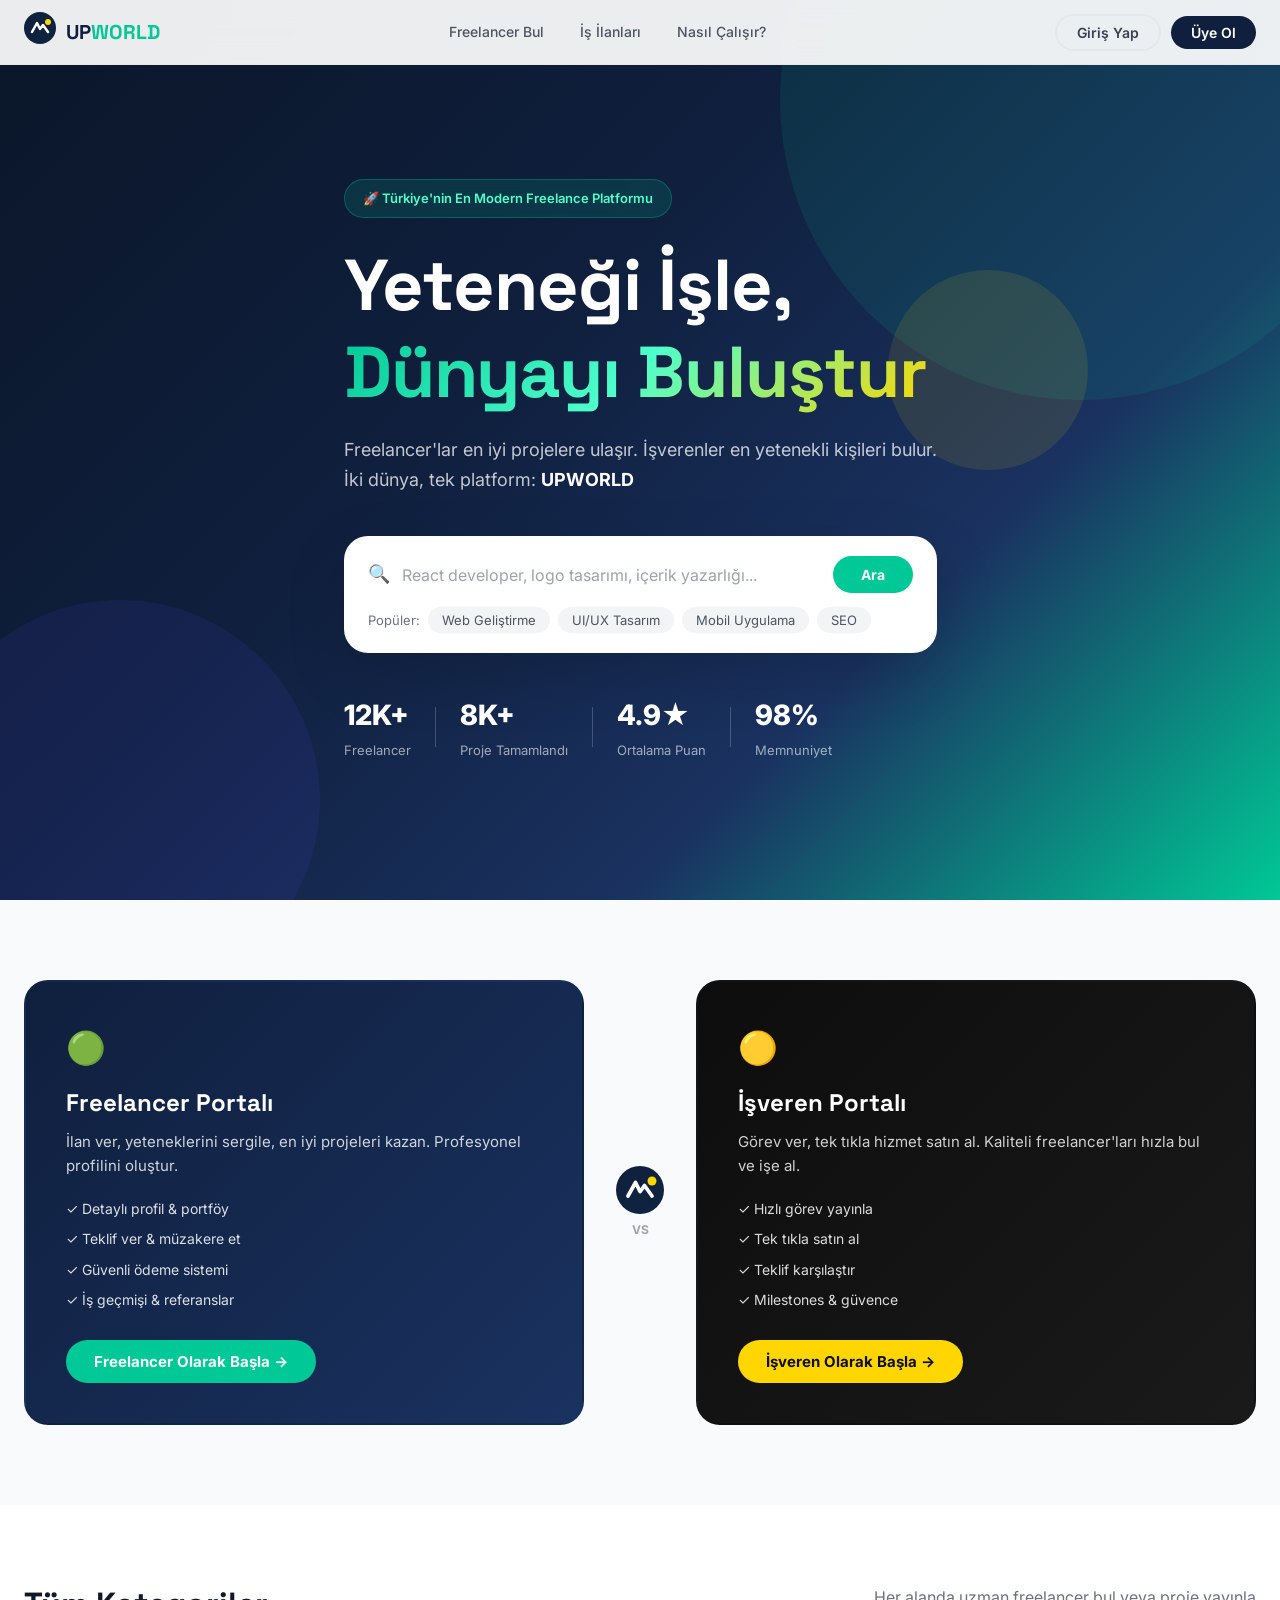
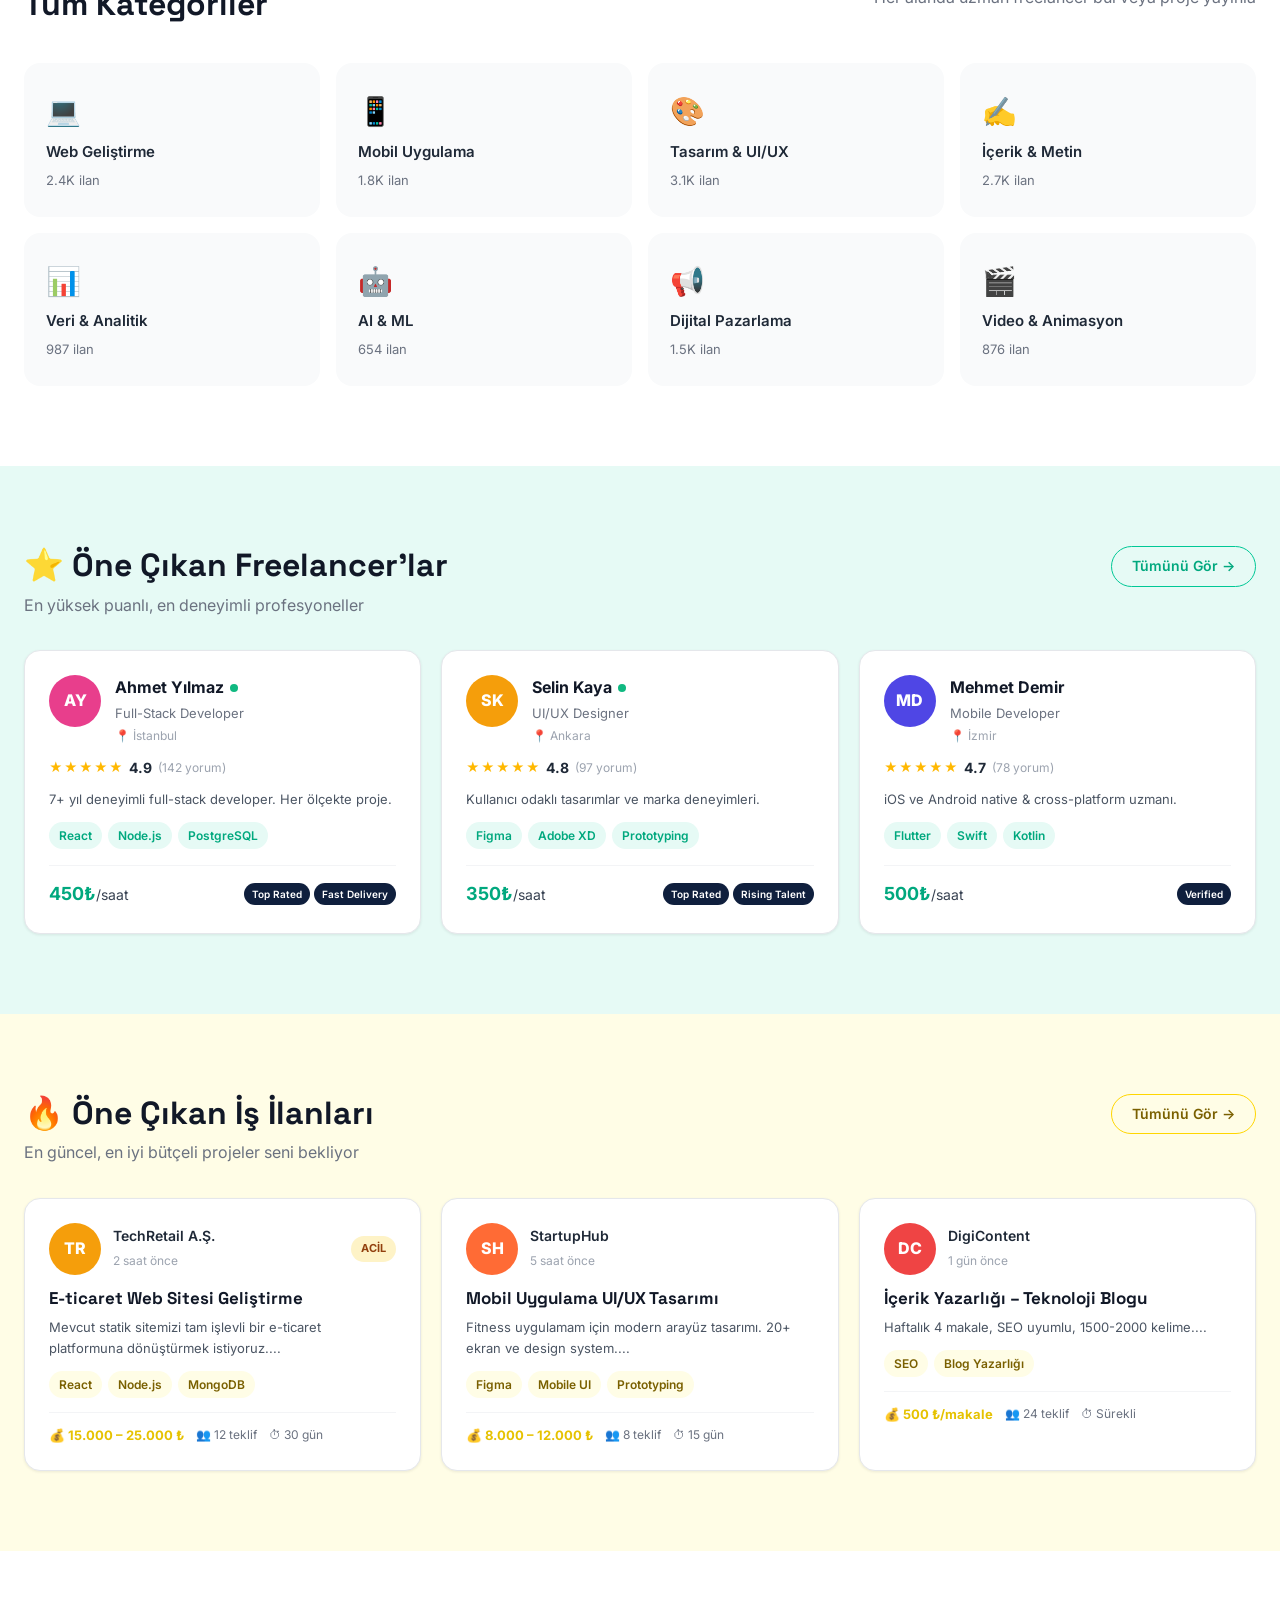
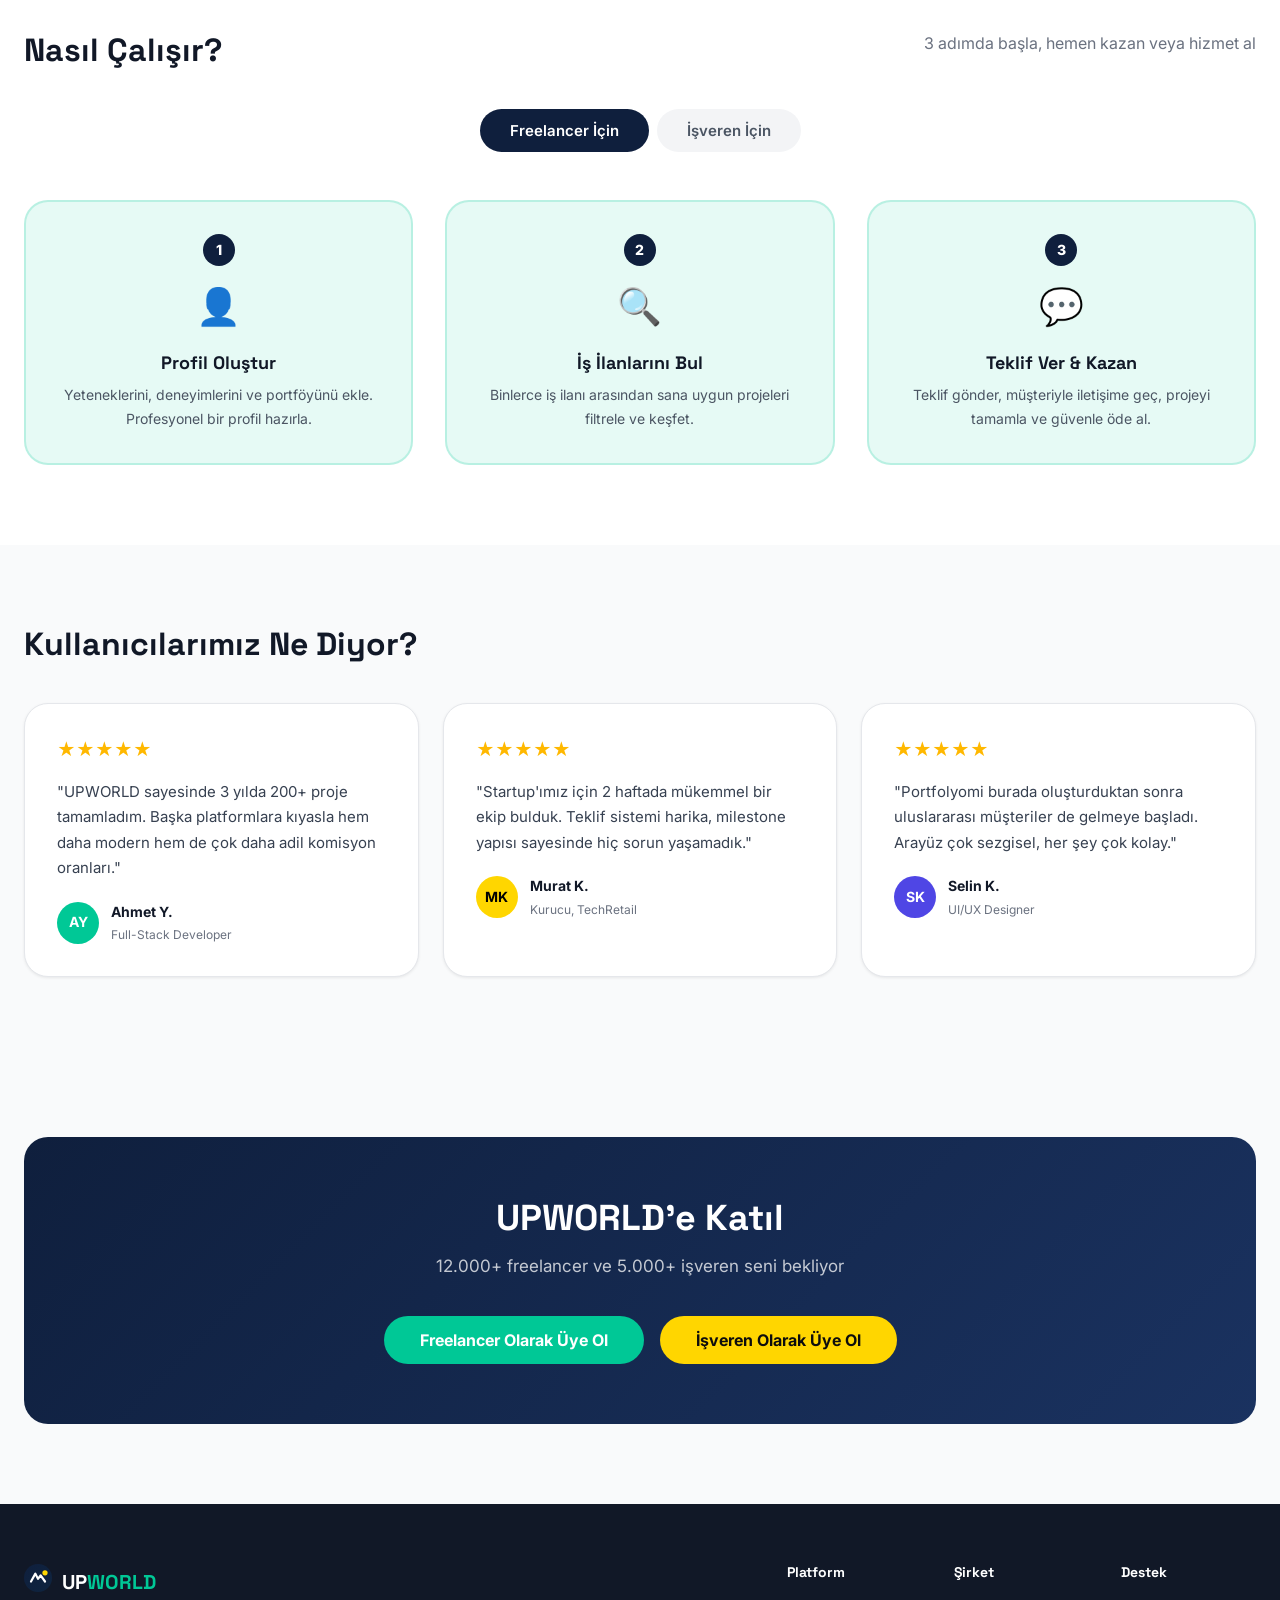
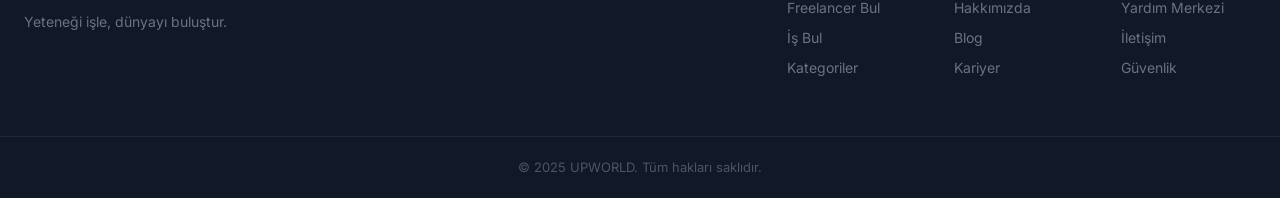
<file: index.html>
<!DOCTYPE html>
<html lang="tr">
<head>
<meta charset="UTF-8">
<meta name="viewport" content="width=device-width, initial-scale=1.0">
<title>UPWORLD – Freelance Platformu</title>
<link rel="stylesheet" href="styles/main.css">
<link rel="preconnect" href="https://fonts.googleapis.com">
<link href="https://fonts.googleapis.com/css2?family=Inter:wght@300;400;500;600;700;800;900&family=Space+Grotesk:wght@400;500;600;700&display=swap" rel="stylesheet">
</head>
<body>

<!-- NAVBAR -->
<nav class="navbar" id="navbar">
  <div class="container nav-inner">
    <a href="index.html" class="logo">
      <div class="logo-icon">
        <svg width="32" height="32" viewBox="0 0 32 32" fill="none">
          <circle cx="16" cy="16" r="16" fill="url(#lg1)"/>
          <path d="M8 20 L13 11 L16 17 L19 13 L24 20" stroke="white" stroke-width="2.5" stroke-linecap="round" stroke-linejoin="round" fill="none"/>
          <circle cx="24" cy="10" r="3" fill="#FFD600"/>
          <defs><linearGradient id="lg1" x1="0" y1="0" x2="32" y2="32"><stop offset="0%" stop-color="#0F1F3D"/><stop offset="100%" stop-color="#00C896"/></linearGradient></defs>
        </svg>
      </div>
      <span class="logo-text">UP<span>WORLD</span></span>
    </a>
    <div class="nav-links">
      <a href="freelancer.html" class="nav-link fl-link">Freelancer Bul</a>
      <a href="employer.html" class="nav-link em-link">İş İlanları</a>
      <a href="#how" class="nav-link">Nasıl Çalışır?</a>
    </div>
    <div class="nav-actions">
      <button class="btn-outline" onclick="openModal('loginModal')">Giriş Yap</button>
      <button class="btn-primary" onclick="openModal('registerModal')">Üye Ol</button>
    </div>
    <button class="hamburger" id="hamburger" onclick="toggleMenu()">☰</button>
  </div>
  <div class="mobile-menu hidden" id="mobileMenu">
    <a href="freelancer.html">Freelancer Bul</a>
    <a href="employer.html">İş İlanları</a>
    <button onclick="openModal('loginModal')">Giriş Yap</button>
    <button onclick="openModal('registerModal')">Üye Ol</button>
  </div>
</nav>

<!-- HERO -->
<section class="hero">
  <div class="hero-bg-shapes">
    <div class="shape s1"></div>
    <div class="shape s2"></div>
    <div class="shape s3"></div>
  </div>
  <div class="container hero-inner">
    <div class="hero-badge">🚀 Türkiye'nin En Modern Freelance Platformu</div>
    <h1 class="hero-title">Yeteneği İşle,<br><span class="gradient-text">Dünyayı Buluştur</span></h1>
    <p class="hero-sub">Freelancer'lar en iyi projelere ulaşır. İşverenler en yetenekli kişileri bulur.<br>İki dünya, tek platform: <strong>UPWORLD</strong></p>
    <div class="hero-search">
      <div class="search-wrap">
        <span class="search-icon">🔍</span>
        <input type="text" id="heroSearch" placeholder="React developer, logo tasarımı, içerik yazarlığı...">
        <button class="search-btn" onclick="doSearch()">Ara</button>
      </div>
      <div class="popular-tags">
        <span>Popüler:</span>
        <button onclick="searchTag('Web Geliştirme')">Web Geliştirme</button>
        <button onclick="searchTag('UI/UX Tasarım')">UI/UX Tasarım</button>
        <button onclick="searchTag('Mobil Uygulama')">Mobil Uygulama</button>
        <button onclick="searchTag('SEO')">SEO</button>
      </div>
    </div>
    <div class="hero-stats">
      <div class="stat"><span class="stat-num">12K+</span><span class="stat-label">Freelancer</span></div>
      <div class="stat-divider"></div>
      <div class="stat"><span class="stat-num">8K+</span><span class="stat-label">Proje Tamamlandı</span></div>
      <div class="stat-divider"></div>
      <div class="stat"><span class="stat-num">4.9★</span><span class="stat-label">Ortalama Puan</span></div>
      <div class="stat-divider"></div>
      <div class="stat"><span class="stat-num">98%</span><span class="stat-label">Memnuniyet</span></div>
    </div>
  </div>
</section>

<!-- DUAL PORTAL -->
<section class="dual-portal">
  <div class="container">
    <div class="portal-grid">
      <div class="portal-card freelancer-portal" onclick="window.location='freelancer.html'">
        <div class="portal-icon">🟢</div>
        <h2>Freelancer Portalı</h2>
        <p>İlan ver, yeteneklerini sergile, en iyi projeleri kazan. Profesyonel profilini oluştur.</p>
        <ul>
          <li>✓ Detaylı profil & portföy</li>
          <li>✓ Teklif ver & müzakere et</li>
          <li>✓ Güvenli ödeme sistemi</li>
          <li>✓ İş geçmişi & referanslar</li>
        </ul>
        <button class="portal-btn fl-btn">Freelancer Olarak Başla →</button>
      </div>
      <div class="portal-divider">
        <div class="divider-logo">
          <svg width="48" height="48" viewBox="0 0 32 32" fill="none">
            <circle cx="16" cy="16" r="16" fill="url(#lg2)"/>
            <path d="M8 20 L13 11 L16 17 L19 13 L24 20" stroke="white" stroke-width="2.5" stroke-linecap="round" stroke-linejoin="round" fill="none"/>
            <circle cx="24" cy="10" r="3" fill="#FFD600"/>
            <defs><linearGradient id="lg2" x1="0" y1="0" x2="32" y2="32"><stop offset="0%" stop-color="#0F1F3D"/><stop offset="100%" stop-color="#00C896"/></linearGradient></defs>
          </svg>
          <span>VS</span>
        </div>
      </div>
      <div class="portal-card employer-portal" onclick="window.location='employer.html'">
        <div class="portal-icon">🟡</div>
        <h2>İşveren Portalı</h2>
        <p>Görev ver, tek tıkla hizmet satın al. Kaliteli freelancer'ları hızla bul ve işe al.</p>
        <ul>
          <li>✓ Hızlı görev yayınla</li>
          <li>✓ Tek tıkla satın al</li>
          <li>✓ Teklif karşılaştır</li>
          <li>✓ Milestones & güvence</li>
        </ul>
        <button class="portal-btn em-btn">İşveren Olarak Başla →</button>
      </div>
    </div>
  </div>
</section>

<!-- CATEGORIES -->
<section class="categories-section" id="categories">
  <div class="container">
    <div class="section-header text-center">
      <h2>Tüm Kategoriler</h2>
      <p>Her alanda uzman freelancer bul veya proje yayınla</p>
    </div>
    <div class="cat-grid" id="catGrid"></div>
  </div>
</section>

<!-- FEATURED FREELANCERS -->
<section class="featured-section fl-section">
  <div class="container">
    <div class="section-header">
      <div>
        <h2>⭐ Öne Çıkan Freelancer'lar</h2>
        <p>En yüksek puanlı, en deneyimli profesyoneller</p>
      </div>
      <a href="freelancer.html" class="see-all fl-link">Tümünü Gör →</a>
    </div>
    <div class="freelancer-grid" id="featuredFreelancers"></div>
  </div>
</section>

<!-- FEATURED JOBS -->
<section class="featured-section em-section">
  <div class="container">
    <div class="section-header">
      <div>
        <h2>🔥 Öne Çıkan İş İlanları</h2>
        <p>En güncel, en iyi bütçeli projeler seni bekliyor</p>
      </div>
      <a href="employer.html" class="see-all em-link">Tümünü Gör →</a>
    </div>
    <div class="jobs-grid" id="featuredJobs"></div>
  </div>
</section>

<!-- HOW IT WORKS -->
<section class="how-section" id="how">
  <div class="container">
    <div class="section-header text-center">
      <h2>Nasıl Çalışır?</h2>
      <p>3 adımda başla, hemen kazan veya hizmet al</p>
    </div>
    <div class="how-tabs">
      <button class="how-tab active" onclick="switchHow('fl',this)">Freelancer İçin</button>
      <button class="how-tab" onclick="switchHow('em',this)">İşveren İçin</button>
    </div>
    <div class="how-steps" id="howSteps"></div>
  </div>
</section>

<!-- TESTIMONIALS -->
<section class="testimonials">
  <div class="container">
    <div class="section-header text-center">
      <h2>Kullanıcılarımız Ne Diyor?</h2>
    </div>
    <div class="testi-grid">
      <div class="testi-card">
        <div class="testi-stars">★★★★★</div>
        <p>"UPWORLD sayesinde 3 yılda 200+ proje tamamladım. Başka platformlara kıyasla hem daha modern hem de çok daha adil komisyon oranları."</p>
        <div class="testi-author"><div class="testi-avatar" style="background:#00C896">AY</div><div><strong>Ahmet Y.</strong><span>Full-Stack Developer</span></div></div>
      </div>
      <div class="testi-card">
        <div class="testi-stars">★★★★★</div>
        <p>"Startup'ımız için 2 haftada mükemmel bir ekip bulduk. Teklif sistemi harika, milestone yapısı sayesinde hiç sorun yaşamadık."</p>
        <div class="testi-author"><div class="testi-avatar" style="background:#FFD600;color:#000">MK</div><div><strong>Murat K.</strong><span>Kurucu, TechRetail</span></div></div>
      </div>
      <div class="testi-card">
        <div class="testi-stars">★★★★★</div>
        <p>"Portfolyomi burada oluşturduktan sonra uluslararası müşteriler de gelmeye başladı. Arayüz çok sezgisel, her şey çok kolay."</p>
        <div class="testi-author"><div class="testi-avatar" style="background:#4F46E5">SK</div><div><strong>Selin K.</strong><span>UI/UX Designer</span></div></div>
      </div>
    </div>
  </div>
</section>

<!-- CTA -->
<section class="cta-section">
  <div class="container">
    <div class="cta-box">
      <h2>UPWORLD'e Katıl</h2>
      <p>12.000+ freelancer ve 5.000+ işveren seni bekliyor</p>
      <div class="cta-btns">
        <button class="cta-fl" onclick="openModal('registerModal')">Freelancer Olarak Üye Ol</button>
        <button class="cta-em" onclick="openModal('registerModal')">İşveren Olarak Üye Ol</button>
      </div>
    </div>
  </div>
</section>

<!-- FOOTER -->
<footer class="footer">
  <div class="container footer-inner">
    <div class="footer-brand">
      <div class="logo">
        <div class="logo-icon">
          <svg width="28" height="28" viewBox="0 0 32 32" fill="none">
            <circle cx="16" cy="16" r="16" fill="url(#lg3)"/>
            <path d="M8 20 L13 11 L16 17 L19 13 L24 20" stroke="white" stroke-width="2.5" stroke-linecap="round" stroke-linejoin="round" fill="none"/>
            <circle cx="24" cy="10" r="3" fill="#FFD600"/>
            <defs><linearGradient id="lg3" x1="0" y1="0" x2="32" y2="32"><stop offset="0%" stop-color="#0F1F3D"/><stop offset="100%" stop-color="#00C896"/></linearGradient></defs>
          </svg>
        </div>
        <span class="logo-text">UP<span>WORLD</span></span>
      </div>
      <p>Yeteneği işle, dünyayı buluştur.</p>
    </div>
    <div class="footer-links">
      <div class="footer-col"><h4>Platform</h4><a href="freelancer.html">Freelancer Bul</a><a href="employer.html">İş Bul</a><a href="#">Kategoriler</a></div>
      <div class="footer-col"><h4>Şirket</h4><a href="#">Hakkımızda</a><a href="#">Blog</a><a href="#">Kariyer</a></div>
      <div class="footer-col"><h4>Destek</h4><a href="#">Yardım Merkezi</a><a href="#">İletişim</a><a href="#">Güvenlik</a></div>
    </div>
  </div>
  <div class="footer-bottom"><p>© 2025 UPWORLD. Tüm hakları saklıdır.</p></div>
</footer>

<!-- LOGIN MODAL -->
<div class="modal-overlay" id="loginModal">
  <div class="modal">
    <button class="modal-close" onclick="closeModal('loginModal')">✕</button>
    <div class="modal-logo"><svg width="40" height="40" viewBox="0 0 32 32" fill="none"><circle cx="16" cy="16" r="16" fill="url(#mlg)"/><path d="M8 20 L13 11 L16 17 L19 13 L24 20" stroke="white" stroke-width="2.5" stroke-linecap="round" stroke-linejoin="round" fill="none"/><circle cx="24" cy="10" r="3" fill="#FFD600"/><defs><linearGradient id="mlg" x1="0" y1="0" x2="32" y2="32"><stop offset="0%" stop-color="#0F1F3D"/><stop offset="100%" stop-color="#00C896"/></linearGradient></defs></svg></div>
    <h2 class="modal-title">UPWORLD'e Giriş Yap</h2>
    <p class="modal-sub">Hesabınla devam et</p>
    <button class="google-btn" id="loginGoogleBtn" onclick="handleGoogleLogin()">
      <svg width="20" height="20" viewBox="0 0 48 48"><path fill="#EA4335" d="M24 9.5c3.54 0 6.71 1.22 9.21 3.6l6.85-6.85C35.9 2.38 30.47 0 24 0 14.62 0 6.51 5.38 2.56 13.22l7.98 6.19C12.43 13.72 17.74 9.5 24 9.5z"/><path fill="#4285F4" d="M46.98 24.55c0-1.57-.15-3.09-.38-4.55H24v9.02h12.94c-.58 2.96-2.26 5.48-4.78 7.18l7.73 6c4.51-4.18 7.09-10.36 7.09-17.65z"/><path fill="#FBBC05" d="M10.53 28.59c-.48-1.45-.76-2.99-.76-4.59s.27-3.14.76-4.59l-7.98-6.19C.92 16.46 0 20.12 0 24c0 3.88.92 7.54 2.56 10.78l7.97-6.19z"/><path fill="#34A853" d="M24 48c6.48 0 11.93-2.13 15.89-5.81l-7.73-6c-2.15 1.45-4.92 2.3-8.16 2.3-6.26 0-11.57-4.22-13.47-9.91l-7.98 6.19C6.51 42.62 14.62 48 24 48z"/></svg>
      Google ile Giriş Yap
    </button>
    <div class="modal-divider"><span>veya</span></div>
    <div class="form-group"><label>E-posta</label><input type="email" placeholder="ornek@email.com" id="loginEmail"></div>
    <div class="form-group"><label>Şifre</label><input type="password" placeholder="••••••••" id="loginPass"></div>
    <button class="form-submit" onclick="handleEmailLogin()">Giriş Yap</button>
    <p class="modal-footer-text">Hesabın yok mu? <button onclick="switchModal('loginModal','registerModal')">Üye Ol</button></p>
  </div>
</div>

<!-- REGISTER MODAL -->
<div class="modal-overlay" id="registerModal">
  <div class="modal">
    <button class="modal-close" onclick="closeModal('registerModal')">✕</button>
    <h2 class="modal-title">UPWORLD'e Katıl</h2>
    <p class="modal-sub">Ücretsiz hesap oluştur</p>
    <div class="role-select">
      <div class="role-card" id="roleFL" onclick="selectRole('freelancer')">
        <span>👨‍💻</span><strong>Freelancer</strong><small>Yeteneklerimi sat</small>
      </div>
      <div class="role-card" id="roleEM" onclick="selectRole('employer')">
        <span>🏢</span><strong>İşveren</strong><small>Hizmet satın al</small>
      </div>
    </div>
    <button class="google-btn" onclick="handleGoogleRegister()">
      <svg width="20" height="20" viewBox="0 0 48 48"><path fill="#EA4335" d="M24 9.5c3.54 0 6.71 1.22 9.21 3.6l6.85-6.85C35.9 2.38 30.47 0 24 0 14.62 0 6.51 5.38 2.56 13.22l7.98 6.19C12.43 13.72 17.74 9.5 24 9.5z"/><path fill="#4285F4" d="M46.98 24.55c0-1.57-.15-3.09-.38-4.55H24v9.02h12.94c-.58 2.96-2.26 5.48-4.78 7.18l7.73 6c4.51-4.18 7.09-10.36 7.09-17.65z"/><path fill="#FBBC05" d="M10.53 28.59c-.48-1.45-.76-2.99-.76-4.59s.27-3.14.76-4.59l-7.98-6.19C.92 16.46 0 20.12 0 24c0 3.88.92 7.54 2.56 10.78l7.97-6.19z"/><path fill="#34A853" d="M24 48c6.48 0 11.93-2.13 15.89-5.81l-7.73-6c-2.15 1.45-4.92 2.3-8.16 2.3-6.26 0-11.57-4.22-13.47-9.91l-7.98 6.19C6.51 42.62 14.62 48 24 48z"/></svg>
      Google ile Kayıt Ol
    </button>
    <p class="modal-footer-text">Zaten üye misin? <button onclick="switchModal('registerModal','loginModal')">Giriş Yap</button></p>
  </div>
</div>

<script src="js/app.js"></script>
<script src="js/index.js"></script>
</body>
</html>
</file>
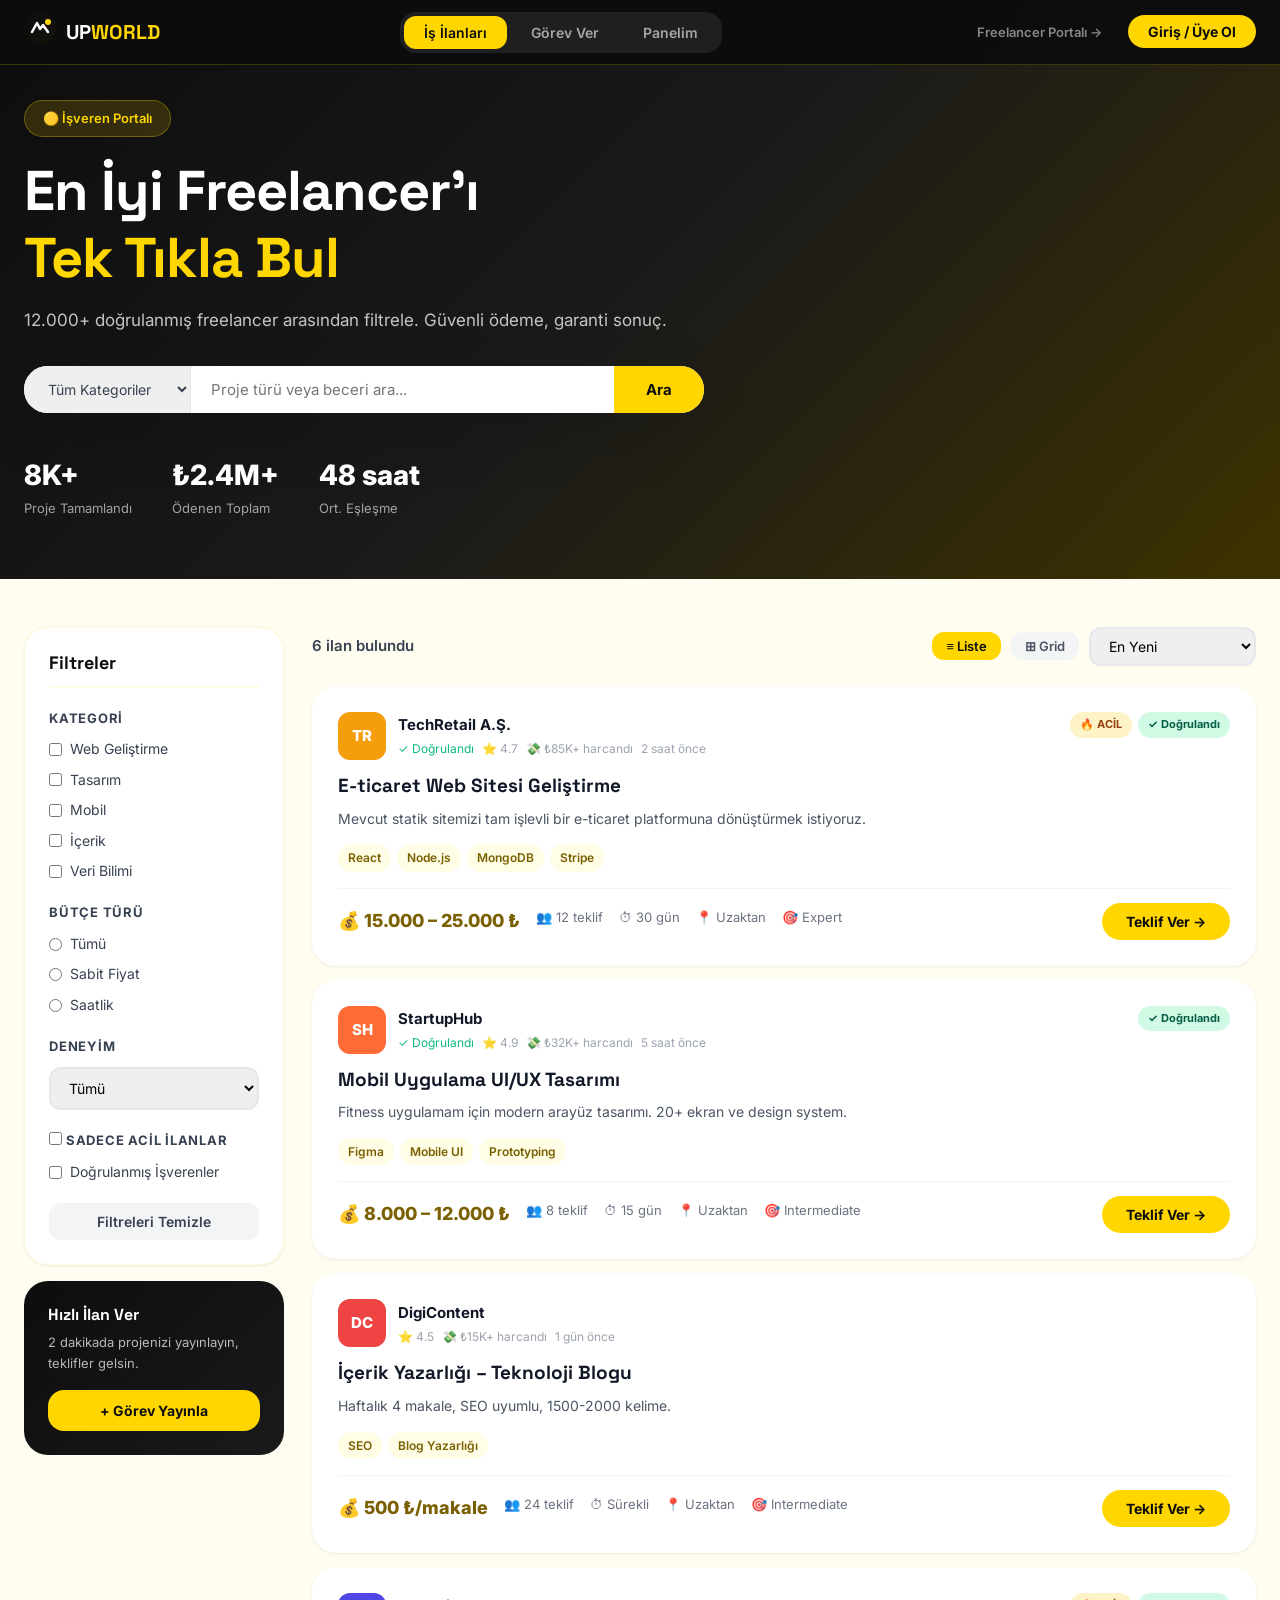
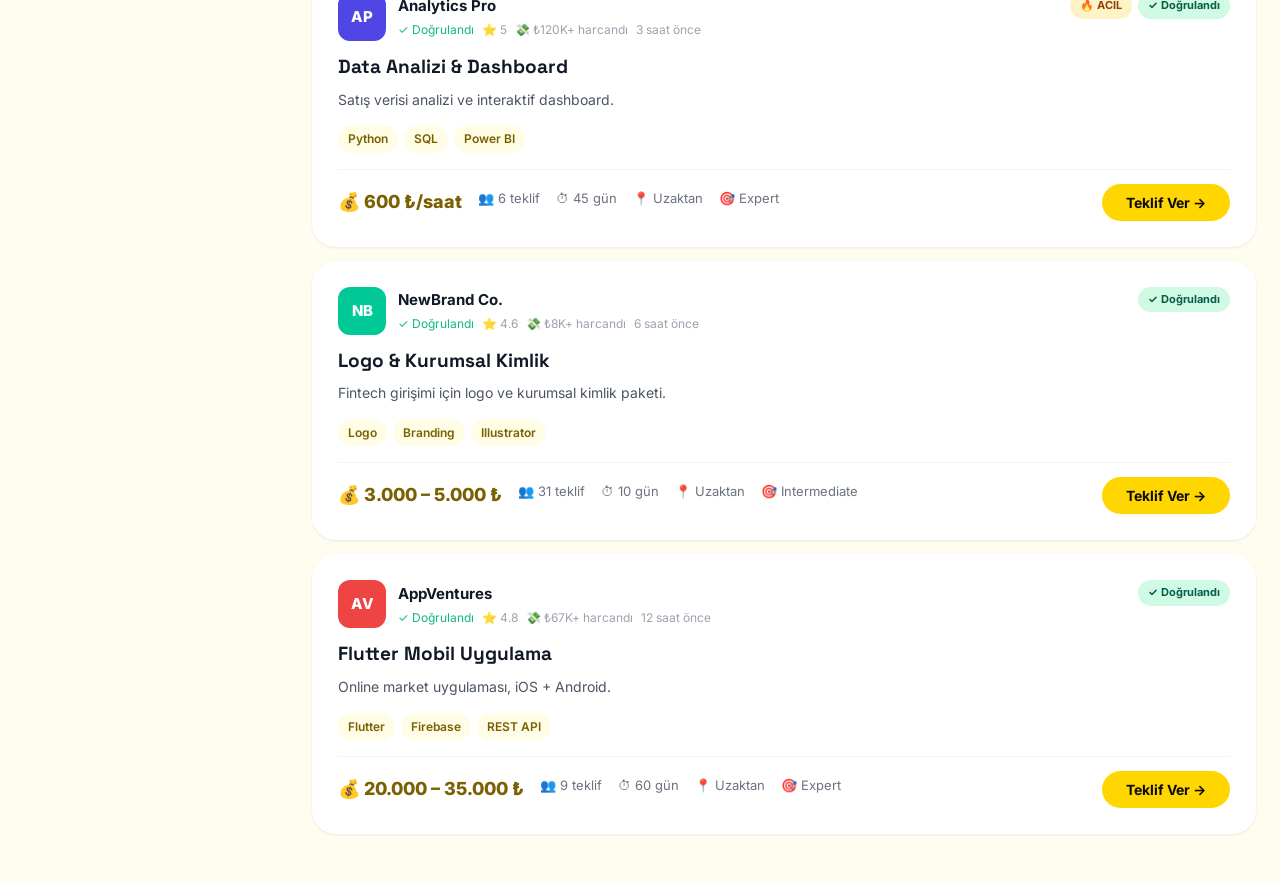
<file: employer.html>
<!DOCTYPE html>
<html lang="tr">
<head>
<meta charset="UTF-8">
<meta name="viewport" content="width=device-width, initial-scale=1.0">
<title>UPWORLD – İşveren Portalı</title>
<link rel="stylesheet" href="styles/main.css">
<link rel="stylesheet" href="styles/employer.css">
<link href="https://fonts.googleapis.com/css2?family=Inter:wght@300;400;500;600;700;800;900&family=Space+Grotesk:wght@400;500;600;700&display=swap" rel="stylesheet">
</head>
<body class="em-theme">

<!-- NAVBAR -->
<nav class="navbar em-navbar">
  <div class="container nav-inner">
    <a href="index.html" class="logo">
      <div class="logo-icon">
        <svg width="32" height="32" viewBox="0 0 32 32" fill="none">
          <circle cx="16" cy="16" r="16" fill="url(#emnav)"/>
          <path d="M8 20 L13 11 L16 17 L19 13 L24 20" stroke="white" stroke-width="2.5" stroke-linecap="round" stroke-linejoin="round" fill="none"/>
          <circle cx="24" cy="10" r="3" fill="#FFD600"/>
          <defs><linearGradient id="emnav" x1="0" y1="0" x2="32" y2="32"><stop offset="0%" stop-color="#0D0D0D"/><stop offset="100%" stop-color="#FFD600"/></linearGradient></defs>
        </svg>
      </div>
      <span class="logo-text">UP<span>WORLD</span></span>
    </a>
    <div class="em-nav-tabs">
      <button class="em-nav-tab active" onclick="setEMView('browse')">İş İlanları</button>
      <button class="em-nav-tab" onclick="setEMView('post')">Görev Ver</button>
      <button class="em-nav-tab" onclick="setEMView('dashboard')">Panelim</button>
    </div>
    <div class="nav-actions" id="emNavActions">
      <a href="freelancer.html" class="em-switch-btn">Freelancer Portalı →</a>
      <button class="em-login-btn" onclick="openModal('emLoginModal')">Giriş / Üye Ol</button>
    </div>
  </div>
</nav>

<!-- EM HERO -->
<section class="em-hero">
  <div class="container">
    <div class="em-hero-content">
      <div class="em-hero-badge">🟡 İşveren Portalı</div>
      <h1>En İyi Freelancer'ı<br><span>Tek Tıkla Bul</span></h1>
      <p>12.000+ doğrulanmış freelancer arasından filtrele. Güvenli ödeme, garanti sonuç.</p>
      <div class="em-search-bar">
        <select id="emCatFilter" onchange="filterJobs()">
          <option value="">Tüm Kategoriler</option>
          <option>Web Geliştirme</option>
          <option>Tasarım</option>
          <option>Mobil Uygulama</option>
          <option>İçerik</option>
          <option>Veri Bilimi</option>
        </select>
        <input type="text" id="emSearchInput" placeholder="Proje türü veya beceri ara..." onkeyup="filterJobs()">
        <button onclick="filterJobs()">Ara</button>
      </div>
    </div>
    <div class="em-hero-stats">
      <div class="em-stat"><span>8K+</span><small>Proje Tamamlandı</small></div>
      <div class="em-stat"><span>₺2.4M+</span><small>Ödenen Toplam</small></div>
      <div class="em-stat"><span>48 saat</span><small>Ort. Eşleşme</small></div>
    </div>
  </div>
</section>

<!-- BROWSE JOBS VIEW -->
<section class="em-main" id="emViewBrowse">
  <div class="container">
    <div class="em-layout">
      <!-- FILTERS -->
      <aside class="em-sidebar">
        <div class="em-filter-card">
          <h3>Filtreler</h3>
          <div class="filter-group">
            <label>Kategori</label>
            <div class="filter-options">
              <label class="filter-opt"><input type="checkbox" onchange="filterJobs()"> Web Geliştirme</label>
              <label class="filter-opt"><input type="checkbox" onchange="filterJobs()"> Tasarım</label>
              <label class="filter-opt"><input type="checkbox" onchange="filterJobs()"> Mobil</label>
              <label class="filter-opt"><input type="checkbox" onchange="filterJobs()"> İçerik</label>
              <label class="filter-opt"><input type="checkbox" onchange="filterJobs()"> Veri Bilimi</label>
            </div>
          </div>
          <div class="filter-group">
            <label>Bütçe Türü</label>
            <div class="filter-options">
              <label class="filter-opt"><input type="radio" name="budgetType" value=""> Tümü</label>
              <label class="filter-opt"><input type="radio" name="budgetType" value="fixed"> Sabit Fiyat</label>
              <label class="filter-opt"><input type="radio" name="budgetType" value="hourly"> Saatlik</label>
            </div>
          </div>
          <div class="filter-group">
            <label>Deneyim</label>
            <select id="emLevel" onchange="filterJobs()">
              <option value="">Tümü</option>
              <option value="Expert">Uzman</option>
              <option value="Intermediate">Orta</option>
            </select>
          </div>
          <div class="filter-group">
            <label class="filter-opt"><input type="checkbox" id="urgentFilter" onchange="filterJobs()"> Sadece Acil İlanlar</label>
            <label class="filter-opt"><input type="checkbox" id="verifiedFilter" onchange="filterJobs()"> Doğrulanmış İşverenler</label>
          </div>
          <button class="em-clear-btn" onclick="clearEMFilters()">Filtreleri Temizle</button>
        </div>

        <!-- QUICK POST -->
        <div class="quick-post-card">
          <h4>Hızlı İlan Ver</h4>
          <p>2 dakikada projenizi yayınlayın, teklifler gelsin.</p>
          <button class="em-post-quick-btn" onclick="setEMView('post')">+ Görev Yayınla</button>
        </div>
      </aside>

      <!-- JOB LISTINGS -->
      <div class="em-listings">
        <div class="em-list-header">
          <span id="emResultCount">6 ilan bulundu</span>
          <div style="display:flex;gap:10px;align-items:center">
            <button class="em-view-toggle active" onclick="setJobView('list',this)">≡ Liste</button>
            <button class="em-view-toggle" onclick="setJobView('grid',this)">⊞ Grid</button>
            <select id="emSort" onchange="sortJobs()">
              <option value="newest">En Yeni</option>
              <option value="budget-desc">Bütçe: Yüksekten</option>
              <option value="proposals">En Az Teklif</option>
            </select>
          </div>
        </div>
        <div class="em-jobs-list" id="emJobsList"></div>
      </div>
    </div>
  </div>
</section>

<!-- POST JOB VIEW -->
<section class="em-main hidden" id="emViewPost">
  <div class="container">
    <div class="em-post-layout">
      <div class="em-post-card">
        <h2>Görev Yayınla</h2>
        <p class="em-post-sub">Projenizi detaylı anlat, doğru freelancer'ı çek</p>
        <div class="em-post-steps">
          <div class="em-post-step active" id="epstep1">1 Proje Detayları</div>
          <div class="em-post-step" id="epstep2">2 Gereksinimler</div>
          <div class="em-post-step" id="epstep3">3 Bütçe & Süre</div>
        </div>
        <!-- Step 1 -->
        <div class="em-form-step" id="efs1">
          <div class="form-group"><label>Proje Başlığı *</label><input type="text" id="ep_title" placeholder="Örn: React ile E-ticaret Sitesi Geliştirme"></div>
          <div class="form-group"><label>Kategori *</label>
            <select id="ep_cat">
              <option>Web Geliştirme</option><option>Tasarım & UI/UX</option><option>Mobil Uygulama</option>
              <option>İçerik & Metin</option><option>Veri Bilimi</option><option>Dijital Pazarlama</option>
            </select>
          </div>
          <div class="form-group"><label>Proje Açıklaması *</label><textarea id="ep_desc" rows="6" placeholder="Projenizi detaylı açıklayın. Ne yapılmasını istiyorsunuz? Beklentileriniz nelerdir? Varsa referans siteler/linkler ekleyin."></textarea></div>
          <div class="form-group"><label>Deneyim Seviyesi</label>
            <select id="ep_level"><option>Uzman (3+ yıl)</option><option>Orta Seviye (1-3 yıl)</option><option>Başlangıç</option></select>
          </div>
          <button class="em-next-btn" onclick="nextEMStep(2)">Devam Et →</button>
        </div>
        <!-- Step 2 -->
        <div class="em-form-step hidden" id="efs2">
          <div class="form-group"><label>Gerekli Beceriler * <small>(virgülle ayır)</small></label><input type="text" id="ep_skills" placeholder="React, Node.js, PostgreSQL..."></div>
          <div class="form-group"><label>Çalışma Yeri</label>
            <select id="ep_location"><option>Uzaktan</option><option>Yerinde (İstanbul)</option><option>Hibrit</option></select>
          </div>
          <div class="form-group"><label>Dosya Ekle <small>(varsa)</small></label>
            <div class="file-drop" onclick="showToast('Dosya yükleme yakında aktif olacak','info')">📎 Dosya eklemek için tıklayın veya sürükleyin</div>
          </div>
          <div class="form-group"><label>Gizlilik Anlaşması</label>
            <label class="filter-opt"><input type="checkbox" id="ep_nda"> Bu proje için NDA (gizlilik anlaşması) gerekiyor</label>
          </div>
          <div class="step-btns"><button class="em-back-btn" onclick="nextEMStep(1)">← Geri</button><button class="em-next-btn" onclick="nextEMStep(3)">Devam Et →</button></div>
        </div>
        <!-- Step 3 -->
        <div class="em-form-step hidden" id="efs3">
          <div class="form-group"><label>Bütçe Türü</label>
            <div class="budget-type-btns">
              <button class="budget-type-btn active" id="btFixed" onclick="selectBudgetType('fixed')">Sabit Fiyat</button>
              <button class="budget-type-btn" id="btHourly" onclick="selectBudgetType('hourly')">Saatlik Ücret</button>
              <button class="budget-type-btn" id="btUnit" onclick="selectBudgetType('unit')">Birim Başı</button>
            </div>
          </div>
          <div class="form-row">
            <div class="form-group"><label>Min Bütçe (₺)</label><input type="number" id="ep_budgetMin" placeholder="5000"></div>
            <div class="form-group"><label>Max Bütçe (₺)</label><input type="number" id="ep_budgetMax" placeholder="10000"></div>
          </div>
          <div class="form-group"><label>Teslim Süresi</label>
            <select id="ep_deadline"><option>1 hafta</option><option>2 hafta</option><option>1 ay</option><option>2 ay</option><option>3 ay+</option><option>Sürekli</option></select>
          </div>
          <div class="form-group">
            <label class="filter-opt"><input type="checkbox" id="ep_urgent"> Acil ilan (ek ücret yok)</label>
            <label class="filter-opt" style="margin-top:8px"><input type="checkbox" id="ep_milestone"> Milestone ödemeleri (proje aşamalarına böl)</label>
          </div>
          <div class="step-btns"><button class="em-back-btn" onclick="nextEMStep(2)">← Geri</button><button class="em-submit-btn" onclick="submitJob()">🚀 İlanı Yayınla</button></div>
        </div>
      </div>
      <!-- TIPS -->
      <div class="em-post-tips">
        <h4>💡 İpuçları</h4>
        <div class="tip-item">✓ <strong>Net başlık</strong> kullan. "React Developer" yerine "E-ticaret için React Developer"</div>
        <div class="tip-item">✓ <strong>Bütçe belirt.</strong> Bütçesi belli ilanlar 3x daha fazla teklif alır.</div>
        <div class="tip-item">✓ <strong>Detaylı açıkla.</strong> Ne istediğini ve ne istemediğini yaz.</div>
        <div class="tip-item">✓ <strong>Referans ekle.</strong> Beğendiğin sitelerin linklerini paylaş.</div>
        <div class="em-guarantee">
          <div class="em-guarantee-icon">🛡️</div>
          <div><strong>Güvenli Ödeme</strong><p>Paranız işi onaylayana kadar güvende.</p></div>
        </div>
      </div>
    </div>
  </div>
</section>

<!-- EMPLOYER DASHBOARD -->
<section class="em-main hidden" id="emViewDashboard">
  <div class="container">
    <div class="em-dashboard-header">
      <h2>İşveren Paneliniz</h2>
      <button class="em-post-btn" onclick="setEMView('post')">+ Yeni Görev</button>
    </div>
    <div class="em-dash-stats">
      <div class="em-dash-stat"><div class="em-dsc-icon">📋</div><div><strong>4</strong><span>Aktif İlan</span></div></div>
      <div class="em-dash-stat"><div class="em-dsc-icon">👥</div><div><strong>47</strong><span>Toplam Teklif</span></div></div>
      <div class="em-dash-stat yellow"><div class="em-dsc-icon">✅</div><div><strong>12</strong><span>Tamamlanan</span></div></div>
      <div class="em-dash-stat"><div class="em-dsc-icon">💸</div><div><strong>₺128K</strong><span>Harcanan</span></div></div>
    </div>
    <div class="em-dash-grid">
      <div class="em-dash-card">
        <h3>Aktif İlanlarım</h3>
        <div class="em-job-list">
          <div class="em-job-item">
            <div><strong>E-ticaret Web Sitesi</strong><small>12 teklif · 2 gün önce</small></div>
            <div class="em-job-actions"><button class="em-view-proposals" onclick="showToast('Teklifler yükleniyor...','info')">12 Teklifi Gör</button><span class="em-job-status active-s">Aktif</span></div>
          </div>
          <div class="em-job-item">
            <div><strong>Data Dashboard</strong><small>6 teklif · 3 saat önce</small></div>
            <div class="em-job-actions"><button class="em-view-proposals" onclick="showToast('Teklifler yükleniyor...','info')">6 Teklifi Gör</button><span class="em-job-status active-s">Aktif</span></div>
          </div>
          <div class="em-job-item">
            <div><strong>Logo Tasarımı</strong><small>31 teklif · 6 saat önce</small></div>
            <div class="em-job-actions"><button class="em-view-proposals" onclick="showToast('Teklifler yükleniyor...','info')">31 Teklifi Gör</button><span class="em-job-status active-s">Aktif</span></div>
          </div>
        </div>
      </div>
      <div class="em-dash-card">
        <h3>Devam Eden Projeler</h3>
        <div class="em-proj-list">
          <div class="em-proj-item">
            <div class="em-proj-dev"><div class="em-proj-avatar" style="background:#00C896">AY</div><div><strong>Ahmet Yılmaz</strong><small>Flutter Uygulama · 30 gün kaldı</small></div></div>
            <div class="em-proj-prog"><div class="em-progress-bar" style="width:60%"></div><span>60%</span></div>
          </div>
          <div class="em-proj-item">
            <div class="em-proj-dev"><div class="em-proj-avatar" style="background:#4F46E5">SK</div><div><strong>Selin Kaya</strong><small>UI/UX Tasarım · 5 gün kaldı</small></div></div>
            <div class="em-proj-prog"><div class="em-progress-bar" style="width:90%"></div><span>90%</span></div>
          </div>
        </div>
      </div>
      <div class="em-dash-card">
        <h3>Gelen Mesajlar</h3>
        <div class="em-msg-list">
          <div class="em-msg-item unread"><div class="em-msg-from">Ahmet Yılmaz</div><div class="em-msg-text">Backend API entegrasyonunda bir sorum var.</div><div class="em-msg-time">5 dk</div></div>
          <div class="em-msg-item"><div class="em-msg-from">Selin Kaya</div><div class="em-msg-text">Son tasarım dosyasını gönderdim.</div><div class="em-msg-time">1 saat</div></div>
          <div class="em-msg-item"><div class="em-msg-from">Mehmet Demir</div><div class="em-msg-text">Teklif için uygun musunuz?</div><div class="em-msg-time">3 saat</div></div>
        </div>
      </div>
      <div class="em-dash-card">
        <h3>Önerilen Freelancer'lar</h3>
        <div class="em-suggest-list">
          <div class="em-suggest-item" onclick="window.location='freelancer.html?id=1'">
            <div class="em-sug-avatar" style="background:#00C896">AY</div>
            <div><strong>Ahmet Yılmaz</strong><small>Full-Stack · ⭐4.9 · 450₺/s</small></div>
            <button class="em-sug-btn">Profil</button>
          </div>
          <div class="em-suggest-item" onclick="window.location='freelancer.html?id=2'">
            <div class="em-sug-avatar" style="background:#4F46E5">SK</div>
            <div><strong>Selin Kaya</strong><small>UI/UX · ⭐4.8 · 350₺/s</small></div>
            <button class="em-sug-btn">Profil</button>
          </div>
        </div>
      </div>
    </div>
  </div>
</section>

<!-- JOB DETAIL MODAL -->
<div class="modal-overlay" id="emDetailModal">
  <div class="modal em-detail-modal">
    <button class="modal-close" onclick="closeModal('emDetailModal')">✕</button>
    <div id="emDetailContent"></div>
  </div>
</div>

<!-- LOGIN MODAL EM -->
<div class="modal-overlay" id="emLoginModal">
  <div class="modal">
    <button class="modal-close" onclick="closeModal('emLoginModal')">✕</button>
    <h2 class="modal-title">İşveren Girişi</h2>
    <p class="modal-sub">Hesabınla devam et</p>
    <button class="google-btn em-google-btn" onclick="handleEMLogin()">
      <svg width="20" height="20" viewBox="0 0 48 48"><path fill="#EA4335" d="M24 9.5c3.54 0 6.71 1.22 9.21 3.6l6.85-6.85C35.9 2.38 30.47 0 24 0 14.62 0 6.51 5.38 2.56 13.22l7.98 6.19C12.43 13.72 17.74 9.5 24 9.5z"/><path fill="#4285F4" d="M46.98 24.55c0-1.57-.15-3.09-.38-4.55H24v9.02h12.94c-.58 2.96-2.26 5.48-4.78 7.18l7.73 6c4.51-4.18 7.09-10.36 7.09-17.65z"/><path fill="#FBBC05" d="M10.53 28.59c-.48-1.45-.76-2.99-.76-4.59s.27-3.14.76-4.59l-7.98-6.19C.92 16.46 0 20.12 0 24c0 3.88.92 7.54 2.56 10.78l7.97-6.19z"/><path fill="#34A853" d="M24 48c6.48 0 11.93-2.13 15.89-5.81l-7.73-6c-2.15 1.45-4.92 2.3-8.16 2.3-6.26 0-11.57-4.22-13.47-9.91l-7.98 6.19C6.51 42.62 14.62 48 24 48z"/></svg>
      Google ile Giriş Yap
    </button>
    <p class="modal-footer-text">Freelancer mısınız? <a href="freelancer.html">Freelancer Portalı →</a></p>
  </div>
</div>

<script src="js/app.js"></script>
<script src="js/employer.js"></script>
</body>
</html>
</file>
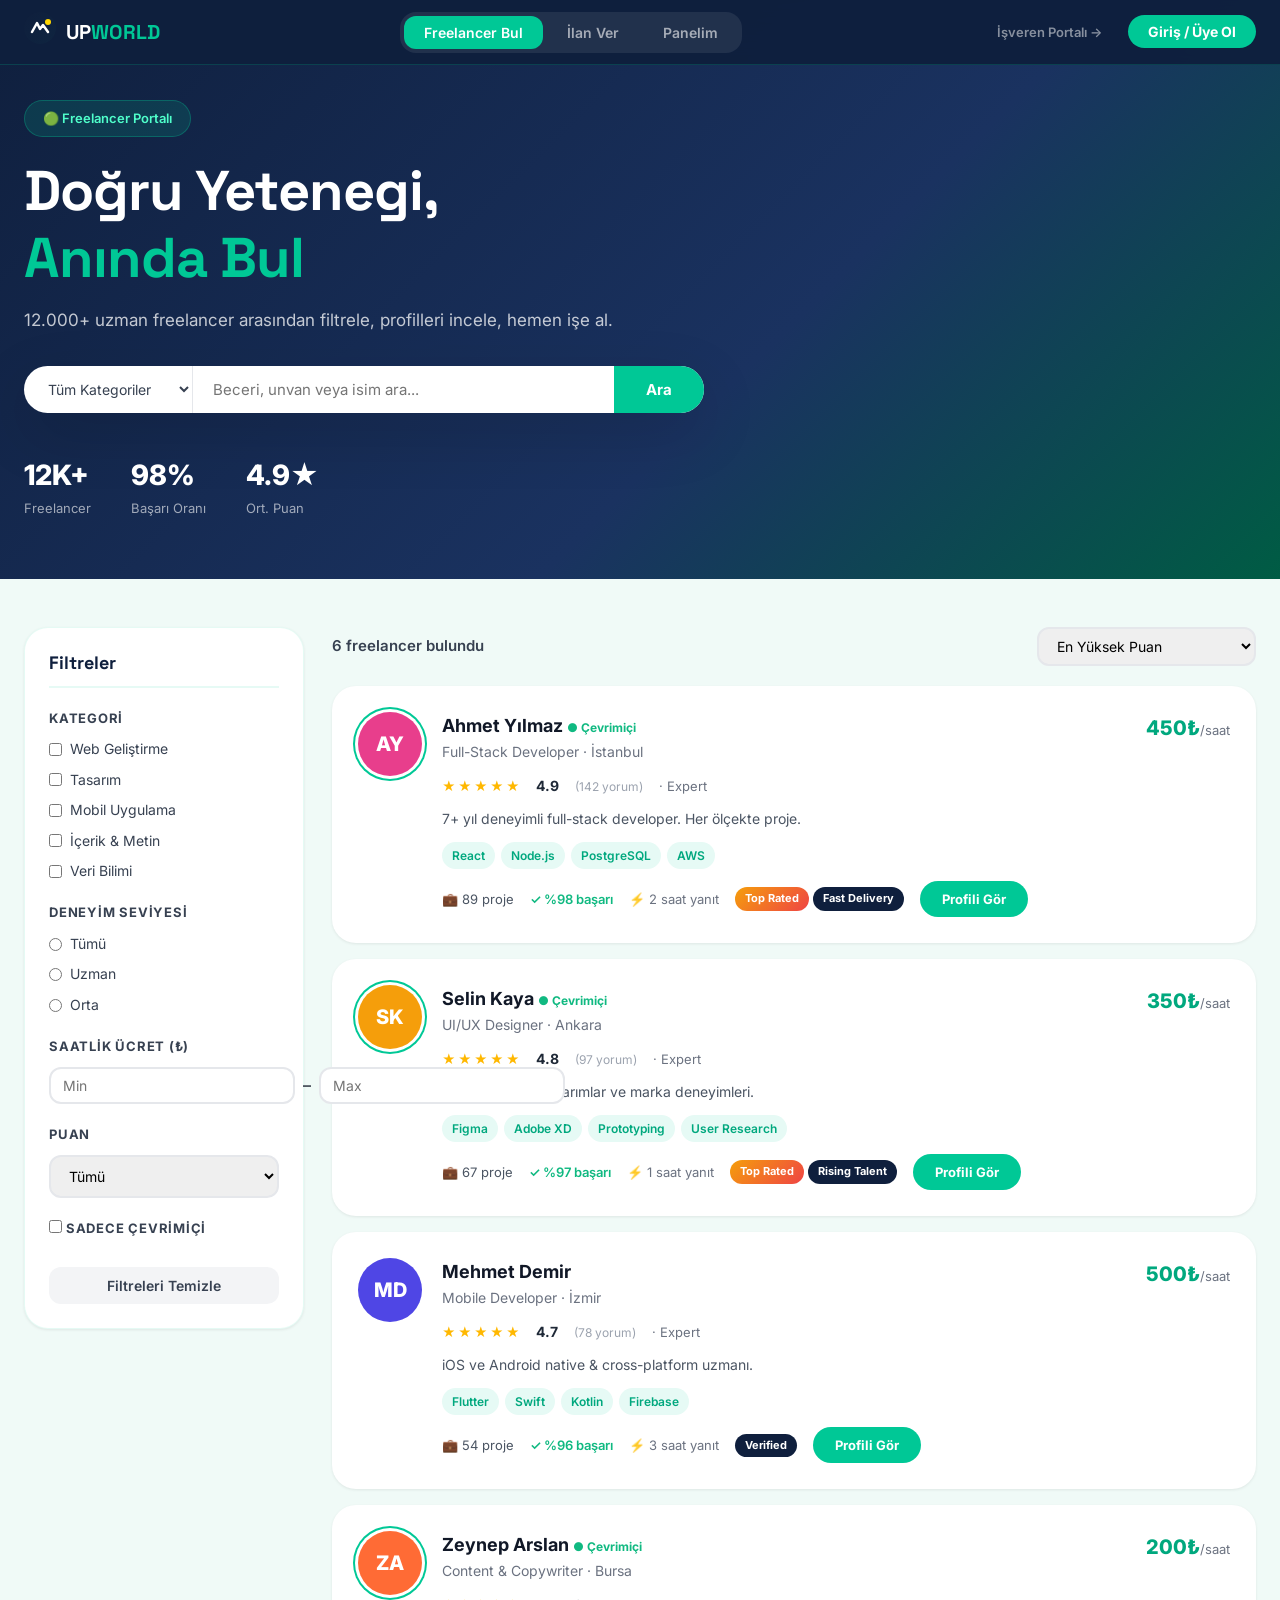
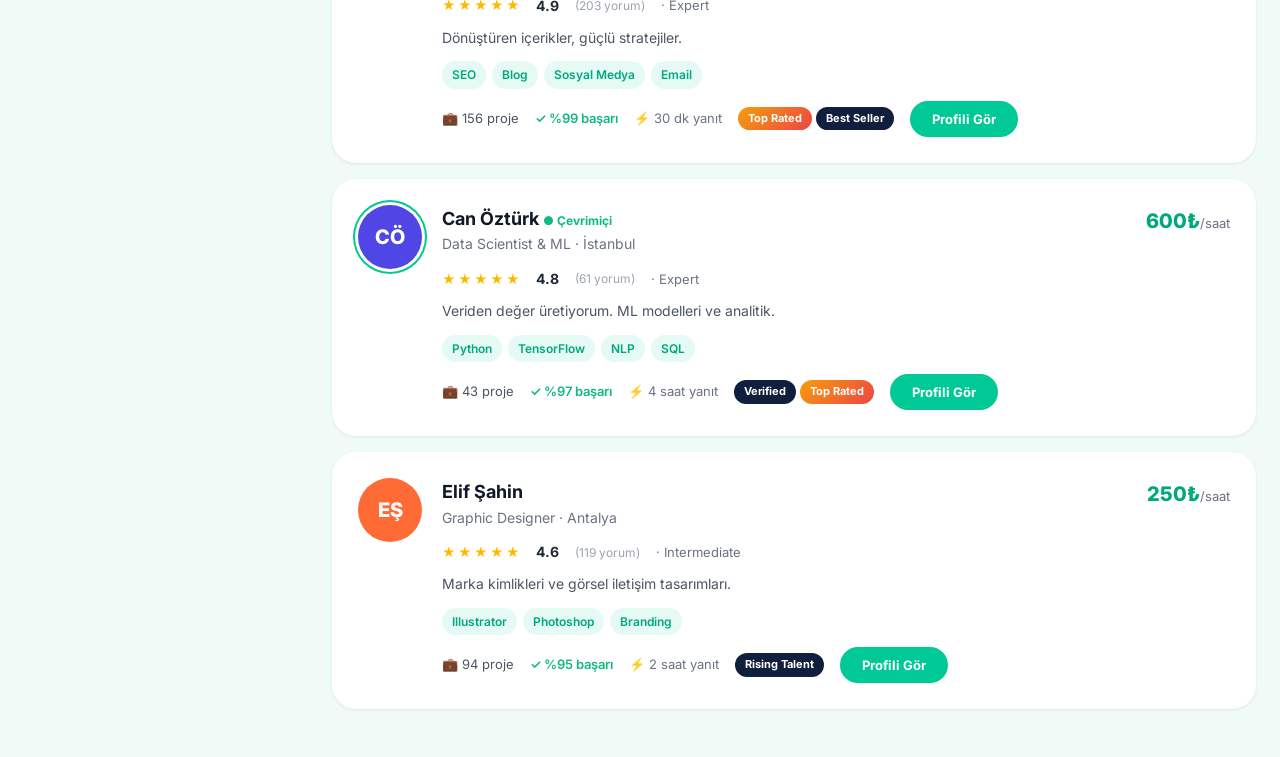
<file: freelancer.html>
<!DOCTYPE html>
<html lang="tr">
<head>
<meta charset="UTF-8">
<meta name="viewport" content="width=device-width, initial-scale=1.0">
<title>UPWORLD – Freelancer Portalı</title>
<link rel="stylesheet" href="styles/main.css">
<link rel="stylesheet" href="styles/freelancer.css">
<link href="https://fonts.googleapis.com/css2?family=Inter:wght@300;400;500;600;700;800;900&family=Space+Grotesk:wght@400;500;600;700&display=swap" rel="stylesheet">
</head>
<body class="fl-theme">

<!-- NAVBAR -->
<nav class="navbar fl-navbar">
  <div class="container nav-inner">
    <a href="index.html" class="logo">
      <div class="logo-icon">
        <svg width="32" height="32" viewBox="0 0 32 32" fill="none">
          <circle cx="16" cy="16" r="16" fill="url(#flnav)"/>
          <path d="M8 20 L13 11 L16 17 L19 13 L24 20" stroke="white" stroke-width="2.5" stroke-linecap="round" stroke-linejoin="round" fill="none"/>
          <circle cx="24" cy="10" r="3" fill="#FFD600"/>
          <defs><linearGradient id="flnav" x1="0" y1="0" x2="32" y2="32"><stop offset="0%" stop-color="#0F1F3D"/><stop offset="100%" stop-color="#00C896"/></linearGradient></defs>
        </svg>
      </div>
      <span class="logo-text">UP<span>WORLD</span></span>
    </a>
    <div class="fl-nav-tabs">
      <button class="fl-nav-tab active" onclick="setView('browse')">Freelancer Bul</button>
      <button class="fl-nav-tab" onclick="setView('post')">İlan Ver</button>
      <button class="fl-nav-tab" onclick="setView('dashboard')">Panelim</button>
    </div>
    <div class="nav-actions" id="flNavActions">
      <a href="employer.html" class="switch-btn">İşveren Portalı →</a>
      <button class="fl-login-btn" onclick="openModal('flLoginModal')">Giriş / Üye Ol</button>
    </div>
  </div>
</nav>

<!-- FL HERO -->
<section class="fl-hero">
  <div class="container">
    <div class="fl-hero-content">
      <div class="fl-hero-badge">🟢 Freelancer Portalı</div>
      <h1>Doğru Yetenegi,<br><span>Anında Bul</span></h1>
      <p>12.000+ uzman freelancer arasından filtrele, profilleri incele, hemen işe al.</p>
      <div class="fl-search-bar">
        <select id="flCatFilter" onchange="filterFreelancers()">
          <option value="">Tüm Kategoriler</option>
          <option>Web Geliştirme</option>
          <option>Tasarım</option>
          <option>Mobil Uygulama</option>
          <option>İçerik & Metin</option>
          <option>Veri Bilimi</option>
          <option>Dijital Pazarlama</option>
        </select>
        <input type="text" id="flSearchInput" placeholder="Beceri, unvan veya isim ara..." onkeyup="filterFreelancers()">
        <button onclick="filterFreelancers()">Ara</button>
      </div>
    </div>
    <div class="fl-hero-stats">
      <div class="fl-stat"><span>12K+</span><small>Freelancer</small></div>
      <div class="fl-stat"><span>98%</span><small>Başarı Oranı</small></div>
      <div class="fl-stat"><span>4.9★</span><small>Ort. Puan</small></div>
    </div>
  </div>
</section>

<!-- BROWSE VIEW -->
<section class="fl-main" id="viewBrowse">
  <div class="container">
    <div class="fl-layout">
      <!-- FILTERS SIDEBAR -->
      <aside class="fl-sidebar">
        <div class="fl-filter-card">
          <h3>Filtreler</h3>
          <div class="filter-group">
            <label>Kategori</label>
            <div class="filter-options" id="catFilters">
              <label class="filter-opt"><input type="checkbox" value="Web" onchange="filterFreelancers()"> Web Geliştirme</label>
              <label class="filter-opt"><input type="checkbox" value="Tasarım" onchange="filterFreelancers()"> Tasarım</label>
              <label class="filter-opt"><input type="checkbox" value="Mobil" onchange="filterFreelancers()"> Mobil Uygulama</label>
              <label class="filter-opt"><input type="checkbox" value="İçerik" onchange="filterFreelancers()"> İçerik & Metin</label>
              <label class="filter-opt"><input type="checkbox" value="Veri" onchange="filterFreelancers()"> Veri Bilimi</label>
            </div>
          </div>
          <div class="filter-group">
            <label>Deneyim Seviyesi</label>
            <div class="filter-options">
              <label class="filter-opt"><input type="radio" name="level" value="" onchange="filterFreelancers()"> Tümü</label>
              <label class="filter-opt"><input type="radio" name="level" value="Expert" onchange="filterFreelancers()"> Uzman</label>
              <label class="filter-opt"><input type="radio" name="level" value="Intermediate" onchange="filterFreelancers()"> Orta</label>
            </div>
          </div>
          <div class="filter-group">
            <label>Saatlik Ücret (₺)</label>
            <div class="range-row">
              <input type="number" id="minRate" placeholder="Min" onchange="filterFreelancers()">
              <span>–</span>
              <input type="number" id="maxRate" placeholder="Max" onchange="filterFreelancers()">
            </div>
          </div>
          <div class="filter-group">
            <label>Puan</label>
            <select id="ratingFilter" onchange="filterFreelancers()">
              <option value="">Tümü</option>
              <option value="4.9">4.9+</option>
              <option value="4.7">4.7+</option>
              <option value="4.5">4.5+</option>
            </select>
          </div>
          <div class="filter-group">
            <label class="filter-opt"><input type="checkbox" id="onlineFilter" onchange="filterFreelancers()"> Sadece Çevrimiçi</label>
          </div>
          <button class="fl-clear-btn" onclick="clearFilters()">Filtreleri Temizle</button>
        </div>
      </aside>

      <!-- FREELANCER LISTINGS -->
      <div class="fl-listings">
        <div class="fl-list-header">
          <span id="flResultCount">6 freelancer bulundu</span>
          <select id="flSort" onchange="sortFreelancers()">
            <option value="rating">En Yüksek Puan</option>
            <option value="rate-asc">Ücret: Düşükten Yükseğe</option>
            <option value="rate-desc">Ücret: Yüksekten Düşüğe</option>
            <option value="reviews">En Çok Yorum</option>
          </select>
        </div>
        <div class="fl-cards-grid" id="flCardsGrid"></div>
      </div>
    </div>
  </div>
</section>

<!-- POST VIEW (Freelancer İlan Ver) -->
<section class="fl-main hidden" id="viewPost">
  <div class="container">
    <div class="post-layout">
      <div class="post-form-card">
        <h2>Freelancer İlanı Ver</h2>
        <p class="post-sub">Profilini detaylı doldur, işverenlerin seni bulsun</p>
        <div class="post-steps">
          <div class="post-step active" id="pstep1">1 Temel Bilgiler</div>
          <div class="post-step" id="pstep2">2 Beceriler</div>
          <div class="post-step" id="pstep3">3 Portföy</div>
          <div class="post-step" id="pstep4">4 Fiyatlandırma</div>
        </div>
        <!-- Step 1 -->
        <div class="form-step" id="fs1">
          <div class="form-row">
            <div class="form-group"><label>Ad Soyad *</label><input type="text" id="p_name" placeholder="Adınız Soyadınız"></div>
            <div class="form-group"><label>Unvan *</label><input type="text" id="p_title" placeholder="Full-Stack Developer, UI Designer..."></div>
          </div>
          <div class="form-group"><label>Kategori *</label>
            <select id="p_cat">
              <option>Web Geliştirme</option><option>Tasarım & UI/UX</option><option>Mobil Uygulama</option>
              <option>İçerik & Metin</option><option>Veri Bilimi</option><option>Dijital Pazarlama</option>
              <option>Video & Animasyon</option><option>Diğer</option>
            </select>
          </div>
          <div class="form-group"><label>Hakkında *</label><textarea id="p_bio" rows="4" placeholder="Kendinizi tanıtın. Deneyimleriniz, uzmanlık alanlarınız..."></textarea></div>
          <div class="form-row">
            <div class="form-group"><label>Konum</label><input type="text" id="p_loc" placeholder="İstanbul, Ankara..."></div>
            <div class="form-group"><label>Deneyim</label>
              <select id="p_level"><option value="Entry">Başlangıç (&lt;1 yıl)</option><option value="Intermediate">Orta (1-3 yıl)</option><option value="Expert" selected>Uzman (3+ yıl)</option></select>
            </div>
          </div>
          <button class="fl-next-btn" onclick="nextStep(2)">Devam Et →</button>
        </div>
        <!-- Step 2 -->
        <div class="form-step hidden" id="fs2">
          <div class="form-group"><label>Beceriler * <small>(virgülle ayır)</small></label><input type="text" id="p_skills" placeholder="React, Node.js, Figma, Python..."></div>
          <div class="form-group"><label>Diller</label>
            <div class="lang-checks">
              <label class="filter-opt"><input type="checkbox" value="Türkçe" checked> Türkçe</label>
              <label class="filter-opt"><input type="checkbox" value="İngilizce"> İngilizce</label>
              <label class="filter-opt"><input type="checkbox" value="Almanca"> Almanca</label>
              <label class="filter-opt"><input type="checkbox" value="Fransızca"> Fransızca</label>
            </div>
          </div>
          <div class="form-group"><label>Eğitim</label><input type="text" id="p_edu" placeholder="Üniversite / Bölüm / Yıl"></div>
          <div class="form-group"><label>Sertifikalar</label><textarea id="p_certs" rows="2" placeholder="AWS Certified, Google Analytics, Coursera..."></textarea></div>
          <div class="step-btns"><button class="fl-back-btn" onclick="nextStep(1)">← Geri</button><button class="fl-next-btn" onclick="nextStep(3)">Devam Et →</button></div>
        </div>
        <!-- Step 3 -->
        <div class="form-step hidden" id="fs3">
          <div class="form-group"><label>Portföy Linkleri</label>
            <input type="url" id="p_portfolio1" placeholder="https://github.com/username" style="margin-bottom:10px">
            <input type="url" id="p_portfolio2" placeholder="https://behance.net/username" style="margin-bottom:10px">
            <input type="url" id="p_portfolio3" placeholder="https://linkedin.com/in/username">
          </div>
          <div class="form-group"><label>Tamamlanan Projeler (kısa açıklama)</label><textarea id="p_projects" rows="4" placeholder="Proje 1: E-ticaret sitesi – React + Node.js&#10;Proje 2: Mobil uygulama – Flutter&#10;..."></textarea></div>
          <div class="step-btns"><button class="fl-back-btn" onclick="nextStep(2)">← Geri</button><button class="fl-next-btn" onclick="nextStep(4)">Devam Et →</button></div>
        </div>
        <!-- Step 4 -->
        <div class="form-step hidden" id="fs4">
          <div class="form-row">
            <div class="form-group"><label>Saatlik Ücret (₺) *</label><input type="number" id="p_rate" placeholder="350"></div>
            <div class="form-group"><label>Min. Proje Bütçesi (₺)</label><input type="number" id="p_minbudget" placeholder="5000"></div>
          </div>
          <div class="form-group"><label>Müsaitlik</label>
            <select id="p_avail"><option>Tam zamanlı (40 saat/hafta)</option><option>Yarı zamanlı (20 saat/hafta)</option><option>Proje bazlı</option></select>
          </div>
          <div class="form-group"><label>Yanıt Süresi</label>
            <select id="p_response"><option>1 saat içinde</option><option>2-4 saat</option><option>Aynı gün</option><option>1-2 gün</option></select>
          </div>
          <div class="step-btns"><button class="fl-back-btn" onclick="nextStep(3)">← Geri</button><button class="fl-submit-btn" onclick="submitFreelancerPost()">✓ İlanı Yayınla</button></div>
        </div>
      </div>
      <!-- PREVIEW -->
      <div class="post-preview" id="postPreview">
        <h4>Önizleme</h4>
        <div class="preview-card">
          <div class="preview-avatar" id="pvAvatar">??</div>
          <div class="preview-name" id="pvName">Adınız Soyadınız</div>
          <div class="preview-title" id="pvTitle">Unvanınız</div>
          <div class="preview-bio" id="pvBio">Hakkınızda yazdıklarınız burada görünecek...</div>
          <div class="preview-skills" id="pvSkills"></div>
          <div class="preview-rate" id="pvRate">₺0 / saat</div>
        </div>
      </div>
    </div>
  </div>
</section>

<!-- DASHBOARD VIEW -->
<section class="fl-main hidden" id="viewDashboard">
  <div class="container">
    <div class="dashboard-header">
      <h2>Freelancer Paneliniz</h2>
      <p>Tekliflerinizi, projelerinizi ve kazancınızı takip edin</p>
    </div>
    <div class="dash-stats">
      <div class="dash-stat-card"><div class="dsc-icon">💼</div><div><strong>8</strong><span>Aktif Teklif</span></div></div>
      <div class="dash-stat-card"><div class="dsc-icon">✅</div><div><strong>23</strong><span>Tamamlanan Proje</span></div></div>
      <div class="dash-stat-card green"><div class="dsc-icon">💰</div><div><strong>₺47.500</strong><span>Toplam Kazanç</span></div></div>
      <div class="dash-stat-card"><div class="dsc-icon">⭐</div><div><strong>4.9</strong><span>Ortalama Puan</span></div></div>
    </div>
    <div class="dash-grid">
      <div class="dash-card">
        <h3>Son Tekliflerim</h3>
        <div class="proposal-list">
          <div class="proposal-item"><span class="prop-title">E-ticaret Web Sitesi</span><span class="prop-status pending">Beklemede</span></div>
          <div class="proposal-item"><span class="prop-title">Mobil UI/UX Tasarım</span><span class="prop-status accepted">Kabul Edildi</span></div>
          <div class="proposal-item"><span class="prop-title">Data Dashboard</span><span class="prop-status pending">Beklemede</span></div>
          <div class="proposal-item"><span class="prop-title">Logo Tasarımı</span><span class="prop-status rejected">Reddedildi</span></div>
        </div>
      </div>
      <div class="dash-card">
        <h3>Aktif Projelerim</h3>
        <div class="project-list">
          <div class="project-item">
            <div><strong>Flutter Mobil Uygulama</strong><small>AppVentures • Teslim: 30 gün</small></div>
            <div class="project-progress"><div class="progress-bar" style="width:60%"></div><span>60%</span></div>
          </div>
          <div class="project-item">
            <div><strong>React Dashboard</strong><small>Analytics Pro • Teslim: 14 gün</small></div>
            <div class="project-progress"><div class="progress-bar" style="width:85%"></div><span>85%</span></div>
          </div>
        </div>
      </div>
      <div class="dash-card">
        <h3>Son Yorumlar</h3>
        <div class="review-list">
          <div class="review-item"><div class="review-stars">★★★★★</div><p>"Mükemmel iş, kesinlikle tekrar çalışacağız."</p><small>Murat K.</small></div>
          <div class="review-item"><div class="review-stars">★★★★★</div><p>"Zamanında teslim, kaliteli çalışma."</p><small>Ayşe D.</small></div>
        </div>
      </div>
      <div class="dash-card">
        <h3>Mesajlar</h3>
        <div class="msg-list">
          <div class="msg-item unread"><div class="msg-from">Fatma Kılıç</div><div class="msg-text">Dashboard projesinde bir güncelleme var mı?</div><div class="msg-time">10 dk</div></div>
          <div class="msg-item"><div class="msg-from">Berk Yıldız</div><div class="msg-text">Logo dosyalarını alabilir miyim?</div><div class="msg-time">2 saat</div></div>
          <div class="msg-item"><div class="msg-from">StartupHub</div><div class="msg-text">Teklif için teşekkürler, inceliyoruz.</div><div class="msg-time">1 gün</div></div>
        </div>
      </div>
    </div>
  </div>
</section>

<!-- FREELANCER DETAIL MODAL -->
<div class="modal-overlay" id="flDetailModal">
  <div class="modal fl-detail-modal">
    <button class="modal-close" onclick="closeModal('flDetailModal')">✕</button>
    <div id="flDetailContent"></div>
  </div>
</div>

<!-- LOGIN MODAL (FL) -->
<div class="modal-overlay" id="flLoginModal">
  <div class="modal">
    <button class="modal-close" onclick="closeModal('flLoginModal')">✕</button>
    <h2 class="modal-title">Freelancer Girişi</h2>
    <p class="modal-sub">Hesabınla devam et</p>
    <button class="google-btn fl-google-btn" onclick="handleFLLogin()">
      <svg width="20" height="20" viewBox="0 0 48 48"><path fill="#EA4335" d="M24 9.5c3.54 0 6.71 1.22 9.21 3.6l6.85-6.85C35.9 2.38 30.47 0 24 0 14.62 0 6.51 5.38 2.56 13.22l7.98 6.19C12.43 13.72 17.74 9.5 24 9.5z"/><path fill="#4285F4" d="M46.98 24.55c0-1.57-.15-3.09-.38-4.55H24v9.02h12.94c-.58 2.96-2.26 5.48-4.78 7.18l7.73 6c4.51-4.18 7.09-10.36 7.09-17.65z"/><path fill="#FBBC05" d="M10.53 28.59c-.48-1.45-.76-2.99-.76-4.59s.27-3.14.76-4.59l-7.98-6.19C.92 16.46 0 20.12 0 24c0 3.88.92 7.54 2.56 10.78l7.97-6.19z"/><path fill="#34A853" d="M24 48c6.48 0 11.93-2.13 15.89-5.81l-7.73-6c-2.15 1.45-4.92 2.3-8.16 2.3-6.26 0-11.57-4.22-13.47-9.91l-7.98 6.19C6.51 42.62 14.62 48 24 48z"/></svg>
      Google ile Giriş Yap
    </button>
    <p class="modal-footer-text">İşveren misiniz? <a href="employer.html">İşveren Portalı →</a></p>
  </div>
</div>

<script src="js/app.js"></script>
<script src="js/freelancer.js"></script>
</body>
</html>
</file>
<file: styles/main.css>
/* ===== UPWORLD – MAIN CSS ===== */
@import url('https://fonts.googleapis.com/css2?family=Inter:wght@300;400;500;600;700;800;900&family=Space+Grotesk:wght@400;500;600;700&display=swap');

:root {
  --fl-primary: #00C896;  --fl-primary-dark: #00A87E;  --fl-primary-light: #E6FAF5;
  --fl-navy:    #0F1F3D;  --fl-navy-light:   #1A3260;  --fl-accent:        #4FFFCB;
  --em-primary: #FFD600;  --em-primary-dark: #E6C200;  --em-primary-light: #FFFDE6;
  --em-black:   #0D0D0D;  --em-dark:         #1A1A1A;  --em-accent:        #FF6B35;
  --white:#fff; --gray-50:#F9FAFB; --gray-100:#F3F4F6; --gray-200:#E5E7EB;
  --gray-300:#D1D5DB; --gray-400:#9CA3AF; --gray-500:#6B7280; --gray-600:#4B5563;
  --gray-700:#374151; --gray-800:#1F2937; --gray-900:#111827;
  --radius-sm:8px; --radius-md:12px; --radius-lg:16px; --radius-xl:24px; --radius-full:9999px;
  --shadow-sm:0 1px 3px rgba(0,0,0,.08); --shadow-md:0 4px 16px rgba(0,0,0,.10);
  --shadow-lg:0 10px 40px rgba(0,0,0,.12); --shadow-xl:0 20px 60px rgba(0,0,0,.15);
  --transition:all .25s cubic-bezier(.4,0,.2,1);
}
*{margin:0;padding:0;box-sizing:border-box;}
html{scroll-behavior:smooth;}
body{font-family:'Inter',sans-serif;background:var(--gray-50);color:var(--gray-900);line-height:1.6;overflow-x:hidden;}
h1,h2,h3,h4,h5{font-family:'Space Grotesk',sans-serif;line-height:1.2;}
a{text-decoration:none;color:inherit;}
button{cursor:pointer;border:none;font-family:'Inter',sans-serif;}
input,textarea,select{font-family:'Inter',sans-serif;outline:none;}
.container{max-width:1280px;margin:0 auto;padding:0 24px;}
.hidden{display:none!important;}
.text-center{text-align:center;}
::-webkit-scrollbar{width:6px;}
::-webkit-scrollbar-track{background:var(--gray-100);}
::-webkit-scrollbar-thumb{background:var(--gray-300);border-radius:3px;}

/* NAVBAR */
.navbar{position:fixed;top:0;left:0;right:0;z-index:100;background:rgba(255,255,255,0.92);backdrop-filter:blur(16px);border-bottom:1px solid var(--gray-200);transition:var(--transition);}
.navbar.scrolled{box-shadow:var(--shadow-md);}
.nav-inner{display:flex;align-items:center;justify-content:space-between;height:64px;gap:24px;}
.logo{display:flex;align-items:center;gap:10px;}
.logo-text{font-family:'Space Grotesk',sans-serif;font-size:20px;font-weight:800;color:var(--fl-navy);}
.logo-text span{color:var(--fl-primary);}
.nav-links{display:flex;gap:4px;}
.nav-link{padding:8px 16px;border-radius:var(--radius-md);font-size:14px;font-weight:500;color:var(--gray-600);transition:var(--transition);}
.nav-link:hover{background:var(--gray-100);color:var(--gray-900);}
.nav-link.fl-link:hover{background:var(--fl-primary-light);color:var(--fl-primary-dark);}
.nav-link.em-link:hover{background:var(--em-primary-light);color:#7A6000;}
.nav-actions{display:flex;gap:10px;align-items:center;}
.btn-outline{padding:8px 20px;border-radius:var(--radius-full);font-size:14px;font-weight:600;border:2px solid var(--gray-200);background:transparent;color:var(--gray-700);transition:var(--transition);}
.btn-outline:hover{border-color:var(--fl-primary);color:var(--fl-primary);}
.btn-primary{padding:8px 20px;border-radius:var(--radius-full);font-size:14px;font-weight:600;background:var(--fl-navy);color:var(--white);transition:var(--transition);}
.btn-primary:hover{background:var(--fl-primary);transform:translateY(-1px);}
.hamburger{display:none;background:transparent;font-size:22px;color:var(--gray-700);}
.mobile-menu{padding:16px 24px;display:flex;flex-direction:column;gap:8px;border-top:1px solid var(--gray-200);}
.mobile-menu a,.mobile-menu button{padding:12px 16px;border-radius:var(--radius-md);font-size:15px;font-weight:500;background:transparent;color:var(--gray-700);}
.nav-user{display:flex;align-items:center;gap:8px;cursor:pointer;padding:6px 12px;border-radius:var(--radius-full);background:var(--gray-100);font-size:14px;font-weight:500;position:relative;}
.nav-avatar{width:30px;height:30px;border-radius:50%;display:flex;align-items:center;justify-content:center;font-size:12px;font-weight:700;color:white;}
.user-dropdown{position:absolute;top:calc(100% + 8px);right:0;background:white;border:1px solid var(--gray-200);border-radius:var(--radius-lg);box-shadow:var(--shadow-lg);padding:8px;min-width:200px;z-index:200;}
.user-dropdown a,.user-dropdown button{display:block;width:100%;padding:10px 14px;border-radius:var(--radius-md);font-size:14px;color:var(--gray-700);background:transparent;text-align:left;transition:var(--transition);}
.user-dropdown a:hover,.user-dropdown button:hover{background:var(--gray-100);}
.user-dropdown hr{border:none;border-top:1px solid var(--gray-200);margin:6px 0;}

/* HERO */
.hero{min-height:100vh;display:flex;align-items:center;background:linear-gradient(135deg,#0a1628 0%,#0F1F3D 40%,#1a3260 70%,#00C896 100%);padding:100px 0 60px;overflow:hidden;position:relative;}
.hero-bg-shapes{position:absolute;inset:0;overflow:hidden;pointer-events:none;}
.shape{position:absolute;border-radius:50%;opacity:0.1;}
.s1{width:600px;height:600px;background:var(--fl-primary);top:-200px;right:-100px;animation:float1 8s ease-in-out infinite;}
.s2{width:400px;height:400px;background:#4F46E5;bottom:-100px;left:-80px;animation:float2 10s ease-in-out infinite;}
.s3{width:200px;height:200px;background:var(--em-primary);top:30%;right:15%;animation:float1 6s ease-in-out infinite;}
@keyframes float1{0%,100%{transform:translateY(0) scale(1);}50%{transform:translateY(-30px) scale(1.05);}}
@keyframes float2{0%,100%{transform:translateY(0) rotate(0deg);}50%{transform:translateY(-20px) rotate(10deg);}}
.hero-inner{position:relative;z-index:1;max-width:800px;}
.hero-badge{display:inline-flex;align-items:center;padding:8px 18px;background:rgba(0,200,150,.15);border:1px solid rgba(0,200,150,.3);border-radius:var(--radius-full);font-size:13px;font-weight:600;color:var(--fl-accent);margin-bottom:24px;backdrop-filter:blur(10px);}
.hero-title{font-size:clamp(40px,6vw,72px);font-weight:900;color:white;margin-bottom:20px;letter-spacing:-1px;}
.gradient-text{background:linear-gradient(135deg,var(--fl-primary),var(--fl-accent),var(--em-primary));-webkit-background-clip:text;-webkit-text-fill-color:transparent;background-clip:text;}
.hero-sub{font-size:18px;color:rgba(255,255,255,.75);margin-bottom:40px;max-width:600px;line-height:1.7;}
.hero-sub strong{color:white;}
.hero-search{background:white;border-radius:var(--radius-xl);padding:20px 24px;box-shadow:var(--shadow-xl);margin-bottom:40px;max-width:680px;}
.search-wrap{display:flex;align-items:center;gap:12px;margin-bottom:14px;}
.search-icon{font-size:18px;}
.search-wrap input{flex:1;border:none;font-size:16px;color:var(--gray-800);}
.search-wrap input::placeholder{color:var(--gray-400);}
.search-btn{padding:10px 28px;background:var(--fl-primary);color:white;border-radius:var(--radius-full);font-size:14px;font-weight:700;transition:var(--transition);white-space:nowrap;}
.search-btn:hover{background:var(--fl-primary-dark);transform:translateY(-1px);}
.popular-tags{display:flex;align-items:center;gap:8px;flex-wrap:wrap;}
.popular-tags span{font-size:13px;color:var(--gray-500);}
.popular-tags button{padding:5px 14px;background:var(--gray-100);border-radius:var(--radius-full);font-size:13px;color:var(--gray-600);transition:var(--transition);}
.popular-tags button:hover{background:var(--fl-primary-light);color:var(--fl-primary-dark);}
.hero-stats{display:flex;align-items:center;gap:24px;flex-wrap:wrap;}
.stat{display:flex;flex-direction:column;gap:2px;}
.stat-num{font-size:28px;font-weight:800;color:white;}
.stat-label{font-size:13px;color:rgba(255,255,255,.6);}
.stat-divider{width:1px;height:40px;background:rgba(255,255,255,.2);}

/* DUAL PORTAL */
.dual-portal{padding:80px 0;background:var(--gray-50);}
.portal-grid{display:grid;grid-template-columns:1fr auto 1fr;gap:32px;align-items:center;}
.portal-card{padding:40px;border-radius:var(--radius-xl);cursor:pointer;transition:var(--transition);border:2px solid transparent;}
.freelancer-portal{background:linear-gradient(135deg,var(--fl-navy),var(--fl-navy-light));color:white;}
.freelancer-portal:hover{transform:translateY(-4px);box-shadow:0 20px 60px rgba(15,31,61,.3);}
.employer-portal{background:linear-gradient(135deg,var(--em-black),var(--em-dark));color:white;}
.employer-portal:hover{transform:translateY(-4px);box-shadow:0 20px 60px rgba(0,0,0,.3);}
.portal-icon{font-size:32px;margin-bottom:16px;}
.portal-card h2{font-size:24px;font-weight:700;margin-bottom:12px;}
.portal-card p{font-size:15px;opacity:.8;margin-bottom:20px;line-height:1.6;}
.portal-card ul{list-style:none;display:flex;flex-direction:column;gap:8px;margin-bottom:28px;}
.portal-card ul li{font-size:14px;opacity:.85;}
.portal-btn{padding:12px 28px;border-radius:var(--radius-full);font-size:15px;font-weight:700;transition:var(--transition);}
.fl-btn{background:var(--fl-primary);color:white;}
.fl-btn:hover{background:var(--fl-accent);color:var(--fl-navy);}
.em-btn{background:var(--em-primary);color:var(--em-black);}
.em-btn:hover{background:white;color:var(--em-black);}
.portal-divider{display:flex;flex-direction:column;align-items:center;gap:10px;}
.divider-logo{display:flex;flex-direction:column;align-items:center;gap:6px;font-size:12px;font-weight:700;color:var(--gray-400);}

/* CATEGORIES */
.categories-section{padding:80px 0;background:white;}
.section-header{margin-bottom:40px;}
.section-header h2{font-size:32px;font-weight:700;margin-bottom:8px;}
.section-header p{font-size:16px;color:var(--gray-500);}
.section-header.text-center{text-align:center;}
.cat-grid{display:grid;grid-template-columns:repeat(4,1fr);gap:16px;}
.cat-item{padding:24px 20px;background:var(--gray-50);border-radius:var(--radius-lg);cursor:pointer;transition:var(--transition);border:2px solid transparent;display:flex;flex-direction:column;gap:6px;}
.cat-item:hover{background:var(--fl-primary-light);border-color:var(--fl-primary);transform:translateY(-2px);}
.cat-emoji{font-size:28px;}
.cat-name{font-size:15px;font-weight:600;color:var(--gray-800);}
.cat-count{font-size:13px;color:var(--gray-500);}

/* FREELANCER CARDS */
.featured-section{padding:80px 0;}
.fl-section{background:var(--fl-primary-light);}
.em-section{background:var(--em-primary-light);}
.section-header{display:flex;justify-content:space-between;align-items:flex-start;margin-bottom:32px;}
.see-all{font-size:14px;font-weight:600;padding:8px 20px;border-radius:var(--radius-full);transition:var(--transition);}
.see-all.fl-link{color:var(--fl-primary-dark);background:var(--fl-primary-light);border:1px solid var(--fl-primary);}
.see-all.em-link{color:#7A6000;background:var(--em-primary-light);border:1px solid var(--em-primary);}
.freelancer-grid,.jobs-grid{display:grid;grid-template-columns:repeat(3,1fr);gap:20px;}
.fl-card,.job-card{background:white;border-radius:var(--radius-lg);padding:24px;cursor:pointer;transition:var(--transition);border:1px solid var(--gray-200);box-shadow:var(--shadow-sm);}
.fl-card:hover,.job-card:hover{transform:translateY(-4px);box-shadow:var(--shadow-lg);border-color:var(--fl-primary);}
.job-card:hover{border-color:var(--em-primary);}
.fl-card-top{display:flex;align-items:flex-start;gap:14px;margin-bottom:12px;}
.fl-avatar,.company-avatar{width:52px;height:52px;border-radius:50%;display:flex;align-items:center;justify-content:center;font-size:16px;font-weight:800;color:white;flex-shrink:0;}
.fl-info{flex:1;min-width:0;}
.fl-name-row{display:flex;align-items:center;gap:6px;flex-wrap:wrap;}
.fl-name{font-size:16px;font-weight:700;color:var(--gray-900);}
.online-dot{width:8px;height:8px;background:#10B981;border-radius:50%;flex-shrink:0;}
.fl-title{display:block;font-size:13px;color:var(--gray-500);margin-top:2px;}
.fl-location{display:block;font-size:12px;color:var(--gray-400);margin-top:2px;}
.fl-rating-row{display:flex;align-items:center;gap:6px;margin-bottom:10px;}
.stars{display:flex;gap:1px;}
.star{color:#FFB800;font-size:13px;}
.star.empty{color:var(--gray-300);}
.fl-rating-num{font-size:14px;font-weight:700;color:var(--gray-800);}
.fl-review-count{font-size:12px;color:var(--gray-400);}
.fl-bio{font-size:13px;color:var(--gray-600);line-height:1.6;margin-bottom:12px;display:-webkit-box;-webkit-line-clamp:2;-webkit-box-orient:vertical;overflow:hidden;}
.fl-skills{display:flex;flex-wrap:wrap;gap:6px;margin-bottom:16px;}
.skill-tag{padding:4px 10px;background:var(--fl-primary-light);color:var(--fl-primary-dark);border-radius:var(--radius-full);font-size:12px;font-weight:600;}
.em-skill{background:var(--em-primary-light);color:#7A6000;}
.fl-card-footer{display:flex;justify-content:space-between;align-items:center;padding-top:14px;border-top:1px solid var(--gray-100);}
.fl-rate{font-size:14px;color:var(--gray-700);}
.fl-rate strong{font-size:18px;color:var(--fl-primary-dark);}
.fl-badges{display:flex;gap:4px;flex-wrap:wrap;}
.fl-badge{padding:3px 8px;background:var(--fl-navy);color:white;border-radius:var(--radius-full);font-size:10px;font-weight:600;}
/* JOB CARDS */
.job-card-top{display:flex;align-items:center;gap:12px;margin-bottom:12px;}
.job-meta{flex:1;}
.job-company{display:block;font-size:14px;font-weight:600;color:var(--gray-800);}
.job-time{font-size:12px;color:var(--gray-400);}
.urgent-badge{padding:4px 10px;background:#FEF3C7;color:#92400E;border-radius:var(--radius-full);font-size:11px;font-weight:700;}
.job-title{font-size:17px;font-weight:700;color:var(--gray-900);margin-bottom:8px;line-height:1.3;}
.job-desc{font-size:13px;color:var(--gray-600);line-height:1.6;margin-bottom:12px;display:-webkit-box;-webkit-line-clamp:2;-webkit-box-orient:vertical;overflow:hidden;}
.job-skills{display:flex;flex-wrap:wrap;gap:6px;margin-bottom:14px;}
.job-footer{display:flex;gap:12px;flex-wrap:wrap;padding-top:12px;border-top:1px solid var(--gray-100);}
.job-budget{font-size:13px;font-weight:700;color:var(--em-primary-dark);}
.job-proposals,.job-deadline{font-size:12px;color:var(--gray-500);}

/* HOW IT WORKS */
.how-section{padding:80px 0;background:white;}
.how-tabs{display:flex;gap:8px;justify-content:center;margin-bottom:48px;}
.how-tab{padding:10px 28px;border-radius:var(--radius-full);font-size:15px;font-weight:600;background:var(--gray-100);color:var(--gray-600);border:2px solid transparent;transition:var(--transition);}
.how-tab.active{background:var(--fl-navy);color:white;}
.how-steps{display:grid;grid-template-columns:repeat(3,1fr);gap:32px;}
.how-step{padding:32px;border-radius:var(--radius-xl);text-align:center;transition:var(--transition);}
.fl-step{background:var(--fl-primary-light);border:2px solid rgba(0,200,150,.2);}
.em-step{background:var(--em-primary-light);border:2px solid rgba(255,214,0,.3);}
.how-num{display:inline-flex;width:32px;height:32px;border-radius:50%;align-items:center;justify-content:center;font-size:14px;font-weight:800;background:var(--fl-navy);color:white;margin-bottom:12px;}
.how-icon{font-size:36px;margin-bottom:16px;}
.how-step h3{font-size:18px;font-weight:700;margin-bottom:10px;color:var(--gray-900);}
.how-step p{font-size:14px;color:var(--gray-600);line-height:1.7;}

/* TESTIMONIALS */
.testimonials{padding:80px 0;background:var(--gray-50);}
.testi-grid{display:grid;grid-template-columns:repeat(3,1fr);gap:24px;}
.testi-card{background:white;border-radius:var(--radius-xl);padding:32px;box-shadow:var(--shadow-sm);border:1px solid var(--gray-200);}
.testi-stars{font-size:18px;color:#FFB800;margin-bottom:14px;}
.testi-card p{font-size:15px;color:var(--gray-700);line-height:1.7;margin-bottom:20px;}
.testi-author{display:flex;align-items:center;gap:12px;}
.testi-avatar{width:42px;height:42px;border-radius:50%;display:flex;align-items:center;justify-content:center;font-size:14px;font-weight:700;color:white;flex-shrink:0;}
.testi-author div{display:flex;flex-direction:column;gap:2px;}
.testi-author strong{font-size:14px;color:var(--gray-900);}
.testi-author span{font-size:12px;color:var(--gray-500);}

/* CTA */
.cta-section{padding:80px 0;}
.cta-box{background:linear-gradient(135deg,var(--fl-navy),var(--fl-navy-light));border-radius:var(--radius-xl);padding:60px;text-align:center;}
.cta-box h2{font-size:36px;font-weight:800;color:white;margin-bottom:12px;}
.cta-box p{font-size:17px;color:rgba(255,255,255,.75);margin-bottom:36px;}
.cta-btns{display:flex;gap:16px;justify-content:center;flex-wrap:wrap;}
.cta-fl{padding:14px 36px;background:var(--fl-primary);color:white;border-radius:var(--radius-full);font-size:16px;font-weight:700;transition:var(--transition);}
.cta-fl:hover{background:var(--fl-accent);color:var(--fl-navy);transform:translateY(-2px);}
.cta-em{padding:14px 36px;background:var(--em-primary);color:var(--em-black);border-radius:var(--radius-full);font-size:16px;font-weight:700;transition:var(--transition);}
.cta-em:hover{background:white;transform:translateY(-2px);}

/* FOOTER */
.footer{background:var(--gray-900);padding:60px 0 0;}
.footer-inner{display:grid;grid-template-columns:1.5fr 1fr;gap:60px;padding-bottom:48px;}
.footer-brand .logo-text{color:white;}
.footer-brand p{font-size:14px;color:var(--gray-500);margin-top:12px;}
.footer-links{display:grid;grid-template-columns:repeat(3,1fr);gap:32px;}
.footer-col h4{font-size:14px;font-weight:700;color:white;margin-bottom:16px;}
.footer-col a{display:block;font-size:14px;color:var(--gray-500);margin-bottom:8px;transition:var(--transition);}
.footer-col a:hover{color:var(--fl-primary);}
.footer-bottom{border-top:1px solid var(--gray-800);padding:20px 24px;text-align:center;}
.footer-bottom p{font-size:13px;color:var(--gray-600);}

/* MODALS */
.modal-overlay{position:fixed;inset:0;background:rgba(0,0,0,.6);backdrop-filter:blur(4px);z-index:1000;display:flex;align-items:center;justify-content:center;padding:20px;opacity:0;pointer-events:none;transition:var(--transition);}
.modal-overlay.active{opacity:1;pointer-events:all;}
.modal{background:white;border-radius:var(--radius-xl);padding:40px;max-width:480px;width:100%;transform:translateY(20px) scale(.97);transition:var(--transition);box-shadow:var(--shadow-xl);position:relative;}
.modal-overlay.active .modal{transform:translateY(0) scale(1);}
.modal-close{position:absolute;top:16px;right:16px;width:36px;height:36px;border-radius:50%;background:var(--gray-100);display:flex;align-items:center;justify-content:center;font-size:16px;color:var(--gray-500);cursor:pointer;transition:var(--transition);}
.modal-close:hover{background:var(--gray-200);}
.modal-logo{text-align:center;margin-bottom:16px;}
.modal-title{font-size:24px;font-weight:700;text-align:center;margin-bottom:6px;}
.modal-sub{font-size:14px;color:var(--gray-500);text-align:center;margin-bottom:24px;}
.google-btn{width:100%;display:flex;align-items:center;justify-content:center;gap:12px;padding:12px;border-radius:var(--radius-lg);border:2px solid var(--gray-200);background:white;font-size:15px;font-weight:600;color:var(--gray-700);transition:var(--transition);cursor:pointer;}
.google-btn:hover{border-color:var(--gray-400);background:var(--gray-50);}
.modal-divider{display:flex;align-items:center;gap:12px;margin:20px 0;color:var(--gray-400);font-size:13px;}
.modal-divider::before,.modal-divider::after{content:'';flex:1;height:1px;background:var(--gray-200);}
.form-group{margin-bottom:16px;}
.form-group label{display:block;font-size:14px;font-weight:600;color:var(--gray-700);margin-bottom:6px;}
.form-group input{width:100%;padding:12px 16px;border:2px solid var(--gray-200);border-radius:var(--radius-lg);font-size:15px;transition:var(--transition);}
.form-group input:focus{border-color:var(--fl-primary);}
.form-submit{width:100%;padding:13px;background:var(--fl-navy);color:white;border-radius:var(--radius-lg);font-size:15px;font-weight:700;margin-top:8px;transition:var(--transition);}
.form-submit:hover{background:var(--fl-primary);}
.modal-footer-text{text-align:center;font-size:14px;color:var(--gray-500);margin-top:16px;}
.modal-footer-text button{color:var(--fl-primary);font-weight:600;background:transparent;font-size:14px;}
.role-select{display:grid;grid-template-columns:1fr 1fr;gap:12px;margin-bottom:20px;}
.role-card{padding:20px 16px;border:2px solid var(--gray-200);border-radius:var(--radius-lg);text-align:center;cursor:pointer;transition:var(--transition);display:flex;flex-direction:column;gap:6px;align-items:center;}
.role-card:hover,.role-card.active{border-color:var(--fl-primary);background:var(--fl-primary-light);}
.role-card span{font-size:28px;}
.role-card strong{font-size:15px;color:var(--gray-900);}
.role-card small{font-size:12px;color:var(--gray-500);}

/* TOAST */
.toast-container{position:fixed;top:24px;right:24px;z-index:9999;display:flex;flex-direction:column;gap:10px;}
.toast{background:var(--gray-900);color:white;padding:14px 20px;border-radius:var(--radius-md);font-size:14px;font-weight:500;box-shadow:var(--shadow-lg);transform:translateX(120%);transition:var(--transition);max-width:320px;}
.toast.show{transform:translateX(0);}
.toast.success{border-left:4px solid #10B981;}
.toast.error{border-left:4px solid #EF4444;}
.toast.info{border-left:4px solid #3B82F6;}

/* RESPONSIVE */
@media(max-width:1024px){
  .portal-grid{grid-template-columns:1fr 1fr;}.portal-divider{display:none;}
  .cat-grid{grid-template-columns:repeat(4,1fr);}
  .freelancer-grid,.jobs-grid{grid-template-columns:repeat(2,1fr);}
  .how-steps{grid-template-columns:1fr 1fr;}
}
@media(max-width:768px){
  .nav-links,.nav-actions{display:none;}.hamburger{display:block;}
  .hero-inner{padding:0 0 40px;}
  .portal-grid{grid-template-columns:1fr;}.portal-divider{display:none;}
  .cat-grid{grid-template-columns:repeat(2,1fr);}
  .freelancer-grid,.jobs-grid,.how-steps,.testi-grid{grid-template-columns:1fr;}
  .footer-inner{grid-template-columns:1fr;gap:32px;}
  .footer-links{grid-template-columns:repeat(2,1fr);}
}
</file>
<file: styles/employer.css>
/* ===== UPWORLD – EMPLOYER PORTAL CSS ===== */
.em-theme { background: #FFFDF0; }

/* EM NAVBAR */
.em-navbar { background: rgba(13,13,13,0.97) !important; border-bottom: 1px solid rgba(255,214,0,0.2) !important; }
.em-navbar .logo-text { color: white; }
.em-navbar .logo-text span { color: var(--em-primary); }
.em-nav-tabs { display: flex; gap: 4px; background: rgba(255,255,255,0.08); padding: 4px; border-radius: var(--radius-lg); }
.em-nav-tab { padding: 8px 20px; border-radius: var(--radius-md); font-size: 14px; font-weight: 600; color: rgba(255,255,255,0.6); background: transparent; transition: var(--transition); }
.em-nav-tab.active, .em-nav-tab:hover { background: var(--em-primary); color: var(--em-black); }
.em-switch-btn { font-size: 13px; font-weight: 600; color: rgba(255,255,255,0.5); padding: 8px 16px; border-radius: var(--radius-full); transition: var(--transition); }
.em-switch-btn:hover { color: var(--em-primary); }
.em-login-btn { padding: 8px 20px; background: var(--em-primary); color: var(--em-black); border-radius: var(--radius-full); font-size: 14px; font-weight: 700; transition: var(--transition); }
.em-login-btn:hover { background: white; }

/* EM HERO */
.em-hero { background: linear-gradient(135deg, var(--em-black) 0%, var(--em-dark) 50%, #3D3200 100%); padding: 100px 0 60px; color: white; }
.em-hero-content { max-width: 700px; }
.em-hero-badge { display: inline-flex; align-items: center; gap: 8px; padding: 7px 18px; background: rgba(255,214,0,0.15); border: 1px solid rgba(255,214,0,0.3); border-radius: var(--radius-full); font-size: 13px; font-weight: 600; color: var(--em-primary); margin-bottom: 20px; }
.em-hero h1 { font-size: clamp(32px,5vw,56px); font-weight: 900; margin-bottom: 16px; letter-spacing: -1px; }
.em-hero h1 span { color: var(--em-primary); }
.em-hero p { font-size: 17px; color: rgba(255,255,255,0.75); margin-bottom: 32px; }
.em-search-bar { display: flex; background: white; border-radius: var(--radius-full); overflow: hidden; box-shadow: var(--shadow-xl); max-width: 680px; }
.em-search-bar select { padding: 14px 20px; border: none; font-size: 14px; color: var(--gray-700); border-right: 1px solid var(--gray-200); min-width: 160px; }
.em-search-bar input { flex: 1; padding: 14px 20px; border: none; font-size: 15px; color: var(--gray-800); }
.em-search-bar button { padding: 14px 32px; background: var(--em-primary); color: var(--em-black); font-size: 15px; font-weight: 700; transition: var(--transition); }
.em-search-bar button:hover { background: var(--em-primary-dark); }
.em-hero-stats { display: flex; gap: 40px; margin-top: 40px; }
.em-stat { display: flex; flex-direction: column; }
.em-stat span { font-size: 28px; font-weight: 800; }
.em-stat small { font-size: 13px; color: rgba(255,255,255,0.6); }

/* EM LAYOUT */
.em-main { padding: 48px 0; }
.em-layout { display: grid; grid-template-columns: 260px 1fr; gap: 28px; }

/* EM SIDEBAR */
.em-filter-card { background: white; border-radius: var(--radius-xl); padding: 24px; box-shadow: var(--shadow-sm); border: 1px solid rgba(255,214,0,0.15); position: sticky; top: 80px; margin-bottom: 16px; }
.em-filter-card h3 { font-size: 18px; font-weight: 700; color: var(--em-black); margin-bottom: 20px; padding-bottom: 12px; border-bottom: 2px solid var(--em-primary-light); }
.filter-group { margin-bottom: 20px; }
.filter-group > label:first-child { display: block; font-size: 13px; font-weight: 700; color: var(--gray-700); text-transform: uppercase; letter-spacing: 0.06em; margin-bottom: 10px; }
.filter-options { display: flex; flex-direction: column; gap: 8px; }
.filter-opt { display: flex; align-items: center; gap: 8px; font-size: 14px; color: var(--gray-700); cursor: pointer; }
.filter-opt input { accent-color: var(--em-primary); }
.filter-group select { width: 100%; padding: 10px 14px; border: 2px solid var(--gray-200); border-radius: var(--radius-md); font-size: 14px; }
.em-clear-btn { width: 100%; padding: 10px; background: var(--gray-100); color: var(--gray-700); border-radius: var(--radius-md); font-size: 14px; font-weight: 600; transition: var(--transition); }
.em-clear-btn:hover { background: var(--em-primary-light); color: #7A6000; }
.quick-post-card { background: linear-gradient(135deg, var(--em-black), var(--em-dark)); border-radius: var(--radius-xl); padding: 24px; color: white; }
.quick-post-card h4 { font-size: 16px; font-weight: 700; margin-bottom: 8px; }
.quick-post-card p { font-size: 13px; color: rgba(255,255,255,0.7); margin-bottom: 16px; }
.em-post-quick-btn { width: 100%; padding: 12px; background: var(--em-primary); color: var(--em-black); border-radius: var(--radius-lg); font-size: 14px; font-weight: 700; transition: var(--transition); }
.em-post-quick-btn:hover { background: white; }

/* EM LIST HEADER */
.em-list-header { display: flex; justify-content: space-between; align-items: center; margin-bottom: 20px; flex-wrap: wrap; gap: 10px; }
.em-list-header span { font-size: 15px; font-weight: 600; color: var(--gray-700); }
.em-view-toggle { padding: 6px 14px; background: var(--gray-100); border-radius: var(--radius-md); font-size: 13px; font-weight: 600; color: var(--gray-600); transition: var(--transition); }
.em-view-toggle.active { background: var(--em-primary); color: var(--em-black); }
.em-list-header select { padding: 8px 14px; border: 2px solid var(--gray-200); border-radius: var(--radius-md); font-size: 14px; }

/* JOB CARDS */
.em-jobs-list { display: flex; flex-direction: column; gap: 14px; }
.em-jobs-list.grid-view { display: grid; grid-template-columns: repeat(2,1fr); gap: 14px; }
.em-job-card { background: white; border-radius: var(--radius-xl); padding: 24px; cursor: pointer; transition: var(--transition); border: 2px solid transparent; box-shadow: var(--shadow-sm); }
.em-job-card:hover { border-color: var(--em-primary); box-shadow: var(--shadow-md); transform: translateY(-2px); }
.em-job-card-top { display: flex; justify-content: space-between; align-items: flex-start; margin-bottom: 14px; }
.em-company-row { display: flex; align-items: center; gap: 12px; }
.em-company-avatar { width: 48px; height: 48px; border-radius: var(--radius-md); display: flex; align-items: center; justify-content: center; font-size: 15px; font-weight: 800; color: white; flex-shrink: 0; }
.em-company-name { font-size: 15px; font-weight: 700; color: var(--gray-900); }
.em-company-meta { font-size: 12px; color: var(--gray-400); display: flex; align-items: center; gap: 8px; margin-top: 2px; }
.em-job-badges { display: flex; gap: 6px; flex-wrap: wrap; align-items: flex-start; }
.em-urgent { padding: 4px 10px; background: #FEF3C7; color: #92400E; border-radius: var(--radius-full); font-size: 11px; font-weight: 700; }
.em-verified { padding: 4px 10px; background: #D1FAE5; color: #065F46; border-radius: var(--radius-full); font-size: 11px; font-weight: 700; }
.em-job-title { font-size: 19px; font-weight: 800; color: var(--gray-900); margin-bottom: 8px; line-height: 1.3; }
.em-job-desc { font-size: 14px; color: var(--gray-600); line-height: 1.7; margin-bottom: 14px; display: -webkit-box; -webkit-line-clamp: 2; -webkit-box-orient: vertical; overflow: hidden; }
.em-job-skills { display: flex; flex-wrap: wrap; gap: 6px; margin-bottom: 16px; }
.em-job-footer { display: flex; justify-content: space-between; align-items: center; padding-top: 14px; border-top: 1px solid var(--gray-100); flex-wrap: wrap; gap: 10px; }
.em-job-footer-left { display: flex; gap: 16px; flex-wrap: wrap; }
.em-job-budget { font-size: 18px; font-weight: 800; color: #7A6000; }
.em-job-stat { font-size: 13px; color: var(--gray-500); }
.em-apply-btn { padding: 10px 24px; background: var(--em-primary); color: var(--em-black); border-radius: var(--radius-full); font-size: 14px; font-weight: 700; transition: var(--transition); }
.em-apply-btn:hover { background: var(--em-primary-dark); transform: scale(1.03); }

/* JOB DETAIL MODAL */
.em-detail-modal { max-width: 680px; padding: 0; overflow: hidden; }
.emdm-header { background: linear-gradient(135deg, var(--em-black), var(--em-dark)); padding: 32px; color: white; }
.emdm-company { display: flex; align-items: center; gap: 14px; margin-bottom: 16px; }
.emdm-comp-av { width: 56px; height: 56px; border-radius: var(--radius-md); display: flex; align-items: center; justify-content: center; font-size: 18px; font-weight: 800; color: white; border: 2px solid rgba(255,214,0,0.3); }
.emdm-comp-name { font-size: 18px; font-weight: 700; }
.emdm-comp-meta { font-size: 13px; color: rgba(255,255,255,0.6); margin-top: 2px; }
.emdm-title { font-size: 24px; font-weight: 900; margin-bottom: 12px; line-height: 1.2; }
.emdm-tags { display: flex; gap: 8px; flex-wrap: wrap; }
.emdm-body { padding: 28px; }
.emdm-section { margin-bottom: 24px; }
.emdm-section h4 { font-size: 15px; font-weight: 700; color: var(--gray-800); margin-bottom: 10px; padding-bottom: 6px; border-bottom: 2px solid var(--em-primary-light); }
.emdm-section p { font-size: 14px; color: var(--gray-700); line-height: 1.7; }
.emdm-stats-row { display: grid; grid-template-columns: repeat(3,1fr); gap: 12px; }
.emdm-stat-box { background: var(--em-primary-light); border-radius: var(--radius-md); padding: 14px; text-align: center; }
.emdm-stat-box strong { display: block; font-size: 20px; color: #7A6000; }
.emdm-stat-box span { font-size: 12px; color: var(--gray-600); }
.emdm-employer { display: flex; align-items: center; gap: 12px; padding: 16px; background: var(--gray-50); border-radius: var(--radius-lg); }
.emdm-emp-av { width: 44px; height: 44px; border-radius: 50%; background: var(--em-primary); display: flex; align-items: center; justify-content: center; font-size: 14px; font-weight: 800; color: var(--em-black); }
.emdm-emp-info strong { display: block; font-size: 15px; font-weight: 700; }
.emdm-emp-info span { font-size: 13px; color: var(--gray-500); }
.emdm-actions { display: flex; gap: 12px; padding: 0 28px 28px; }
.emdm-apply-btn { flex: 1; padding: 14px; background: var(--em-primary); color: var(--em-black); border-radius: var(--radius-lg); font-size: 16px; font-weight: 700; transition: var(--transition); }
.emdm-apply-btn:hover { background: var(--em-primary-dark); }
.emdm-save-btn { padding: 14px 24px; border: 2px solid var(--em-primary); color: #7A6000; border-radius: var(--radius-lg); font-size: 15px; font-weight: 600; background: transparent; transition: var(--transition); }
.emdm-save-btn:hover { background: var(--em-primary-light); }

/* POST FORM */
.em-post-layout { display: grid; grid-template-columns: 1fr 300px; gap: 28px; }
.em-post-card { background: white; border-radius: var(--radius-xl); padding: 36px; box-shadow: var(--shadow-sm); border: 1px solid rgba(255,214,0,0.15); }
.em-post-card h2 { font-size: 26px; font-weight: 800; color: var(--em-black); margin-bottom: 4px; }
.em-post-sub { font-size: 15px; color: var(--gray-500); margin-bottom: 28px; }
.em-post-steps { display: flex; gap: 8px; margin-bottom: 32px; }
.em-post-step { padding: 8px 16px; background: var(--gray-100); border-radius: var(--radius-full); font-size: 13px; font-weight: 600; color: var(--gray-500); }
.em-post-step.active { background: var(--em-black); color: var(--em-primary); }
.em-form-step {}
.form-row { display: grid; grid-template-columns: 1fr 1fr; gap: 16px; }
.form-group { margin-bottom: 18px; }
.form-group label { display: block; font-size: 14px; font-weight: 600; color: var(--gray-700); margin-bottom: 6px; }
.form-group input, .form-group select, .form-group textarea { width: 100%; padding: 12px 16px; border: 2px solid var(--gray-200); border-radius: var(--radius-md); font-size: 14px; transition: var(--transition); resize: vertical; }
.form-group input:focus, .form-group select:focus, .form-group textarea:focus { border-color: var(--em-primary); box-shadow: 0 0 0 3px rgba(255,214,0,0.12); }
.form-group small { font-size: 12px; color: var(--gray-400); font-weight: 400; }
.file-drop { padding: 24px; border: 2px dashed var(--gray-300); border-radius: var(--radius-lg); text-align: center; font-size: 14px; color: var(--gray-500); cursor: pointer; transition: var(--transition); }
.file-drop:hover { border-color: var(--em-primary); background: var(--em-primary-light); }
.budget-type-btns { display: flex; gap: 8px; margin-bottom: 16px; }
.budget-type-btn { flex: 1; padding: 10px; border: 2px solid var(--gray-200); border-radius: var(--radius-md); font-size: 14px; font-weight: 600; color: var(--gray-600); background: transparent; transition: var(--transition); }
.budget-type-btn.active { border-color: var(--em-primary); background: var(--em-primary-light); color: #7A6000; }
.step-btns { display: flex; gap: 12px; justify-content: flex-end; margin-top: 8px; }
.em-next-btn { padding: 12px 28px; background: var(--em-primary); color: var(--em-black); border-radius: var(--radius-lg); font-size: 15px; font-weight: 700; transition: var(--transition); }
.em-next-btn:hover { background: var(--em-primary-dark); }
.em-back-btn { padding: 12px 28px; background: var(--gray-100); color: var(--gray-700); border-radius: var(--radius-lg); font-size: 15px; font-weight: 600; transition: var(--transition); }
.em-back-btn:hover { background: var(--gray-200); }
.em-submit-btn { padding: 12px 28px; background: var(--em-black); color: var(--em-primary); border-radius: var(--radius-lg); font-size: 15px; font-weight: 700; transition: var(--transition); }
.em-submit-btn:hover { background: var(--em-dark); }
.em-post-tips { position: sticky; top: 80px; }
.em-post-tips h4 { font-size: 16px; font-weight: 700; color: var(--gray-800); margin-bottom: 16px; }
.tip-item { font-size: 14px; color: var(--gray-700); margin-bottom: 10px; line-height: 1.5; }
.em-guarantee { display: flex; align-items: flex-start; gap: 12px; background: var(--em-primary-light); border: 1px solid rgba(255,214,0,0.3); border-radius: var(--radius-lg); padding: 16px; margin-top: 20px; }
.em-guarantee-icon { font-size: 28px; }
.em-guarantee strong { display: block; font-size: 14px; font-weight: 700; color: var(--em-black); margin-bottom: 2px; }
.em-guarantee p { font-size: 13px; color: var(--gray-600); }

/* EM DASHBOARD */
.em-dashboard-header { display: flex; justify-content: space-between; align-items: center; margin-bottom: 28px; }
.em-dashboard-header h2 { font-size: 28px; font-weight: 800; color: var(--em-black); }
.em-post-btn { padding: 10px 24px; background: var(--em-primary); color: var(--em-black); border-radius: var(--radius-full); font-size: 15px; font-weight: 700; transition: var(--transition); }
.em-post-btn:hover { background: var(--em-primary-dark); }
.em-dash-stats { display: grid; grid-template-columns: repeat(4,1fr); gap: 16px; margin-bottom: 28px; }
.em-dash-stat { background: white; border-radius: var(--radius-xl); padding: 24px; display: flex; align-items: center; gap: 16px; box-shadow: var(--shadow-sm); border: 1px solid var(--gray-200); }
.em-dash-stat.yellow { border-color: var(--em-primary); }
.em-dsc-icon { font-size: 28px; }
.em-dash-stat strong { display: block; font-size: 24px; font-weight: 800; color: var(--em-black); }
.em-dash-stat span { font-size: 13px; color: var(--gray-500); }
.em-dash-grid { display: grid; grid-template-columns: 1fr 1fr; gap: 20px; }
.em-dash-card { background: white; border-radius: var(--radius-xl); padding: 24px; box-shadow: var(--shadow-sm); border: 1px solid var(--gray-200); }
.em-dash-card h3 { font-size: 17px; font-weight: 700; color: var(--gray-900); margin-bottom: 16px; }
.em-job-list, .em-proj-list, .em-msg-list, .em-suggest-list { display: flex; flex-direction: column; gap: 12px; }
.em-job-item { display: flex; justify-content: space-between; align-items: center; padding: 12px 0; border-bottom: 1px solid var(--gray-100); }
.em-job-item strong { display: block; font-size: 14px; font-weight: 700; }
.em-job-item small { font-size: 12px; color: var(--gray-400); }
.em-job-actions { display: flex; align-items: center; gap: 8px; }
.em-view-proposals { padding: 6px 14px; background: var(--em-primary-light); color: #7A6000; border-radius: var(--radius-full); font-size: 12px; font-weight: 700; transition: var(--transition); }
.em-view-proposals:hover { background: var(--em-primary); }
.em-job-status.active-s { padding: 4px 10px; background: #D1FAE5; color: #065F46; border-radius: var(--radius-full); font-size: 11px; font-weight: 700; }
.em-proj-item { padding: 10px 0; border-bottom: 1px solid var(--gray-100); }
.em-proj-dev { display: flex; align-items: center; gap: 10px; margin-bottom: 8px; }
.em-proj-avatar { width: 36px; height: 36px; border-radius: 50%; display: flex; align-items: center; justify-content: center; font-size: 12px; font-weight: 800; color: white; flex-shrink: 0; }
.em-proj-dev strong { display: block; font-size: 14px; font-weight: 600; }
.em-proj-dev small { font-size: 12px; color: var(--gray-400); }
.em-proj-prog { display: flex; align-items: center; gap: 10px; }
.em-proj-prog > div { flex: 1; height: 6px; background: var(--gray-200); border-radius: 3px; overflow: hidden; }
.em-progress-bar { height: 100%; background: var(--em-primary); border-radius: 3px; }
.em-proj-prog span { font-size: 12px; font-weight: 700; color: #7A6000; }
.em-msg-item { display: flex; align-items: flex-start; gap: 10px; padding: 10px; border-radius: var(--radius-md); cursor: pointer; transition: var(--transition); }
.em-msg-item:hover { background: var(--gray-50); }
.em-msg-item.unread { background: var(--em-primary-light); }
.em-msg-from { font-size: 13px; font-weight: 700; min-width: 90px; }
.em-msg-text { flex: 1; font-size: 13px; color: var(--gray-600); display: -webkit-box; -webkit-line-clamp: 1; -webkit-box-orient: vertical; overflow: hidden; }
.em-msg-time { font-size: 11px; color: var(--gray-400); white-space: nowrap; }
.em-suggest-item { display: flex; align-items: center; gap: 10px; padding: 10px; border-radius: var(--radius-md); cursor: pointer; transition: var(--transition); }
.em-suggest-item:hover { background: var(--gray-50); }
.em-sug-avatar { width: 40px; height: 40px; border-radius: 50%; display: flex; align-items: center; justify-content: center; font-size: 13px; font-weight: 800; color: white; flex-shrink: 0; }
.em-suggest-item strong { display: block; font-size: 14px; font-weight: 700; }
.em-suggest-item small { font-size: 12px; color: var(--gray-500); }
.em-sug-btn { margin-left: auto; padding: 6px 14px; background: var(--em-primary-light); color: #7A6000; border-radius: var(--radius-full); font-size: 12px; font-weight: 700; transition: var(--transition); flex-shrink: 0; }
.em-sug-btn:hover { background: var(--em-primary); }

.em-google-btn { border-color: var(--em-primary) !important; }
.em-google-btn:hover { background: var(--em-primary-light) !important; }

@media(max-width:1024px) {
  .em-layout { grid-template-columns: 220px 1fr; }
  .em-post-layout { grid-template-columns: 1fr; }
  .em-dash-stats { grid-template-columns: repeat(2,1fr); }
}
@media(max-width:768px) {
  .em-layout { grid-template-columns: 1fr; }
  .em-sidebar { display: none; }
  .em-hero-stats { gap: 20px; }
  .em-dash-grid { grid-template-columns: 1fr; }
  .em-nav-tabs { display: none; }
}
</file>
<file: styles/freelancer.css>
/* ===== UPWORLD – FREELANCER PORTAL CSS ===== */
.fl-theme { background: #F0FAF7; }

/* FL NAVBAR */
.fl-navbar { background: rgba(15,31,61,0.97) !important; border-bottom: 1px solid rgba(0,200,150,0.2) !important; }
.fl-navbar .logo-text { color: white; }
.fl-navbar .logo-text span { color: var(--fl-primary); }
.fl-nav-tabs { display: flex; gap: 4px; background: rgba(255,255,255,0.08); padding: 4px; border-radius: var(--radius-lg); }
.fl-nav-tab { padding: 8px 20px; border-radius: var(--radius-md); font-size: 14px; font-weight: 600; color: rgba(255,255,255,0.6); background: transparent; transition: var(--transition); }
.fl-nav-tab.active, .fl-nav-tab:hover { background: var(--fl-primary); color: white; }
.switch-btn { font-size: 13px; font-weight: 600; color: rgba(255,255,255,0.5); padding: 8px 16px; border-radius: var(--radius-full); transition: var(--transition); }
.switch-btn:hover { color: var(--fl-primary); }
.fl-login-btn { padding: 8px 20px; background: var(--fl-primary); color: white; border-radius: var(--radius-full); font-size: 14px; font-weight: 700; transition: var(--transition); }
.fl-login-btn:hover { background: var(--fl-accent); color: var(--fl-navy); }

/* FL HERO */
.fl-hero { background: linear-gradient(135deg, var(--fl-navy) 0%, var(--fl-navy-light) 60%, #005C44 100%); padding: 100px 0 60px; color: white; }
.fl-hero-content { max-width: 700px; }
.fl-hero-badge { display: inline-flex; align-items: center; gap: 8px; padding: 7px 18px; background: rgba(0,200,150,0.15); border: 1px solid rgba(0,200,150,0.3); border-radius: var(--radius-full); font-size: 13px; font-weight: 600; color: var(--fl-accent); margin-bottom: 20px; }
.fl-hero h1 { font-size: clamp(32px, 5vw, 56px); font-weight: 900; margin-bottom: 16px; letter-spacing: -1px; }
.fl-hero h1 span { color: var(--fl-primary); }
.fl-hero p { font-size: 17px; color: rgba(255,255,255,0.75); margin-bottom: 32px; }
.fl-search-bar { display: flex; background: white; border-radius: var(--radius-full); overflow: hidden; box-shadow: var(--shadow-xl); max-width: 680px; }
.fl-search-bar select { padding: 14px 20px; border: none; font-size: 14px; color: var(--gray-700); background: transparent; border-right: 1px solid var(--gray-200); min-width: 160px; }
.fl-search-bar input { flex: 1; padding: 14px 20px; border: none; font-size: 15px; color: var(--gray-800); }
.fl-search-bar button { padding: 14px 32px; background: var(--fl-primary); color: white; font-size: 15px; font-weight: 700; transition: var(--transition); }
.fl-search-bar button:hover { background: var(--fl-primary-dark); }
.fl-hero-stats { display: flex; gap: 40px; margin-top: 40px; }
.fl-stat { display: flex; flex-direction: column; }
.fl-stat span { font-size: 28px; font-weight: 800; }
.fl-stat small { font-size: 13px; color: rgba(255,255,255,0.6); }

/* LAYOUT */
.fl-main { padding: 48px 0; }
.fl-layout { display: grid; grid-template-columns: 280px 1fr; gap: 28px; }

/* SIDEBAR */
.fl-filter-card { background: white; border-radius: var(--radius-xl); padding: 24px; box-shadow: var(--shadow-sm); border: 1px solid rgba(0,200,150,0.1); position: sticky; top: 80px; }
.fl-filter-card h3 { font-size: 18px; font-weight: 700; color: var(--fl-navy); margin-bottom: 20px; padding-bottom: 12px; border-bottom: 2px solid var(--fl-primary-light); }
.filter-group { margin-bottom: 20px; }
.filter-group > label:first-child { display: block; font-size: 13px; font-weight: 700; color: var(--gray-700); text-transform: uppercase; letter-spacing: 0.06em; margin-bottom: 10px; }
.filter-options { display: flex; flex-direction: column; gap: 8px; }
.filter-opt { display: flex; align-items: center; gap: 8px; font-size: 14px; color: var(--gray-700); cursor: pointer; }
.filter-opt input { accent-color: var(--fl-primary); }
.range-row { display: flex; align-items: center; gap: 8px; }
.range-row input { flex: 1; padding: 8px 12px; border: 2px solid var(--gray-200); border-radius: var(--radius-md); font-size: 14px; }
.range-row input:focus { border-color: var(--fl-primary); }
.filter-group select { width: 100%; padding: 10px 14px; border: 2px solid var(--gray-200); border-radius: var(--radius-md); font-size: 14px; }
.fl-clear-btn { width: 100%; padding: 10px; background: var(--gray-100); color: var(--gray-700); border-radius: var(--radius-md); font-size: 14px; font-weight: 600; margin-top: 8px; transition: var(--transition); }
.fl-clear-btn:hover { background: var(--fl-primary-light); color: var(--fl-primary-dark); }

/* LISTINGS */
.fl-list-header { display: flex; justify-content: space-between; align-items: center; margin-bottom: 20px; }
.fl-list-header span { font-size: 15px; font-weight: 600; color: var(--gray-700); }
.fl-list-header select { padding: 8px 14px; border: 2px solid var(--gray-200); border-radius: var(--radius-md); font-size: 14px; }
.fl-cards-grid { display: grid; grid-template-columns: 1fr; gap: 16px; }
.fl-list-card { background: white; border-radius: var(--radius-xl); padding: 24px; display: flex; gap: 20px; cursor: pointer; transition: var(--transition); border: 2px solid transparent; box-shadow: var(--shadow-sm); }
.fl-list-card:hover { border-color: var(--fl-primary); box-shadow: var(--shadow-md); transform: translateX(4px); }
.fl-card-avatar { width: 64px; height: 64px; border-radius: 50%; display: flex; align-items: center; justify-content: center; font-size: 20px; font-weight: 800; color: white; flex-shrink: 0; position: relative; }
.fl-online-ring { box-shadow: 0 0 0 3px white, 0 0 0 5px var(--fl-primary); }
.fl-card-body { flex: 1; min-width: 0; }
.fl-card-row1 { display: flex; justify-content: space-between; align-items: flex-start; margin-bottom: 4px; }
.fl-card-name { font-size: 18px; font-weight: 700; color: var(--gray-900); }
.fl-card-rate { font-size: 20px; font-weight: 800; color: var(--fl-primary-dark); white-space: nowrap; }
.fl-card-rate span { font-size: 13px; color: var(--gray-500); font-weight: 400; }
.fl-card-title { font-size: 14px; color: var(--gray-500); margin-bottom: 8px; }
.fl-card-meta { display: flex; align-items: center; gap: 16px; margin-bottom: 10px; flex-wrap: wrap; }
.fl-card-meta .stars { gap: 2px; }
.fl-card-meta .fl-rating-num { font-size: 14px; font-weight: 700; }
.fl-card-meta .fl-review-count { font-size: 12px; color: var(--gray-400); }
.fl-card-loc { font-size: 13px; color: var(--gray-500); }
.fl-card-bio { font-size: 14px; color: var(--gray-600); line-height: 1.6; margin-bottom: 12px; display: -webkit-box; -webkit-line-clamp: 2; -webkit-box-orient: vertical; overflow: hidden; }
.fl-card-tags { display: flex; flex-wrap: wrap; gap: 6px; margin-bottom: 12px; }
.fl-card-footer2 { display: flex; gap: 16px; align-items: center; flex-wrap: wrap; }
.fl-jobs-done { font-size: 13px; color: var(--gray-600); }
.fl-success-rate { font-size: 13px; color: #10B981; font-weight: 600; }
.fl-response { font-size: 13px; color: var(--gray-500); }
.fl-card-badges { display: flex; gap: 4px; }
.fl-badge-tag { padding: 3px 10px; background: var(--fl-navy); color: white; border-radius: var(--radius-full); font-size: 11px; font-weight: 700; }
.fl-badge-tag.top { background: linear-gradient(135deg, #F59E0B, #EF4444); }
.fl-action-btn { padding: 10px 22px; background: var(--fl-primary); color: white; border-radius: var(--radius-full); font-size: 13px; font-weight: 700; transition: var(--transition); flex-shrink: 0; align-self: center; }
.fl-action-btn:hover { background: var(--fl-primary-dark); transform: scale(1.03); }

/* FREELANCER DETAIL MODAL */
.fl-detail-modal { max-width: 680px; padding: 0; overflow: hidden; }
.fdm-header { background: linear-gradient(135deg, var(--fl-navy), var(--fl-navy-light)); padding: 32px; color: white; display: flex; gap: 20px; }
.fdm-avatar { width: 80px; height: 80px; border-radius: 50%; display: flex; align-items: center; justify-content: center; font-size: 28px; font-weight: 800; color: white; flex-shrink: 0; border: 4px solid rgba(255,255,255,0.2); }
.fdm-info { flex: 1; }
.fdm-name { font-size: 24px; font-weight: 800; margin-bottom: 4px; }
.fdm-title { font-size: 15px; color: rgba(255,255,255,0.75); margin-bottom: 10px; }
.fdm-meta { display: flex; gap: 16px; flex-wrap: wrap; font-size: 13px; color: rgba(255,255,255,0.65); }
.fdm-body { padding: 28px; }
.fdm-section { margin-bottom: 24px; }
.fdm-section h4 { font-size: 15px; font-weight: 700; color: var(--gray-800); margin-bottom: 10px; padding-bottom: 6px; border-bottom: 2px solid var(--fl-primary-light); }
.fdm-section p { font-size: 14px; color: var(--gray-700); line-height: 1.7; }
.fdm-skills { display: flex; flex-wrap: wrap; gap: 6px; }
.fdm-stats-row { display: grid; grid-template-columns: repeat(3, 1fr); gap: 12px; }
.fdm-stat-box { background: var(--fl-primary-light); border-radius: var(--radius-md); padding: 14px; text-align: center; }
.fdm-stat-box strong { display: block; font-size: 20px; color: var(--fl-primary-dark); }
.fdm-stat-box span { font-size: 12px; color: var(--gray-600); }
.fdm-actions { display: flex; gap: 12px; padding: 0 28px 28px; }
.fdm-hire-btn { flex: 1; padding: 14px; background: var(--fl-primary); color: white; border-radius: var(--radius-lg); font-size: 16px; font-weight: 700; transition: var(--transition); }
.fdm-hire-btn:hover { background: var(--fl-primary-dark); }
.fdm-msg-btn { padding: 14px 24px; border: 2px solid var(--fl-primary); color: var(--fl-primary); border-radius: var(--radius-lg); font-size: 15px; font-weight: 600; background: transparent; transition: var(--transition); }
.fdm-msg-btn:hover { background: var(--fl-primary-light); }

/* POST FORM */
.post-layout { display: grid; grid-template-columns: 1fr 340px; gap: 28px; }
.post-form-card { background: white; border-radius: var(--radius-xl); padding: 36px; box-shadow: var(--shadow-sm); border: 1px solid rgba(0,200,150,0.1); }
.post-form-card h2 { font-size: 26px; font-weight: 800; color: var(--fl-navy); margin-bottom: 4px; }
.post-sub { font-size: 15px; color: var(--gray-500); margin-bottom: 28px; }
.post-steps { display: flex; gap: 8px; margin-bottom: 32px; flex-wrap: wrap; }
.post-step { padding: 8px 16px; background: var(--gray-100); border-radius: var(--radius-full); font-size: 13px; font-weight: 600; color: var(--gray-500); }
.post-step.active { background: var(--fl-navy); color: white; }
.form-step { }
.form-row { display: grid; grid-template-columns: 1fr 1fr; gap: 16px; }
.form-group { margin-bottom: 18px; }
.form-group label { display: block; font-size: 14px; font-weight: 600; color: var(--gray-700); margin-bottom: 6px; }
.form-group input, .form-group select, .form-group textarea { width: 100%; padding: 12px 16px; border: 2px solid var(--gray-200); border-radius: var(--radius-md); font-size: 14px; transition: var(--transition); resize: vertical; }
.form-group input:focus, .form-group select:focus, .form-group textarea:focus { border-color: var(--fl-primary); box-shadow: 0 0 0 3px rgba(0,200,150,0.1); }
.form-group small { font-size: 12px; color: var(--gray-400); font-weight: 400; }
.lang-checks { display: flex; flex-wrap: wrap; gap: 12px; }
.step-btns { display: flex; gap: 12px; justify-content: flex-end; margin-top: 8px; }
.fl-next-btn { padding: 12px 28px; background: var(--fl-primary); color: white; border-radius: var(--radius-lg); font-size: 15px; font-weight: 700; transition: var(--transition); }
.fl-next-btn:hover { background: var(--fl-primary-dark); }
.fl-back-btn { padding: 12px 28px; background: var(--gray-100); color: var(--gray-700); border-radius: var(--radius-lg); font-size: 15px; font-weight: 600; transition: var(--transition); }
.fl-back-btn:hover { background: var(--gray-200); }
.fl-submit-btn { padding: 12px 28px; background: var(--fl-navy); color: white; border-radius: var(--radius-lg); font-size: 15px; font-weight: 700; transition: var(--transition); }
.fl-submit-btn:hover { background: var(--fl-primary); }

/* PREVIEW */
.post-preview { position: sticky; top: 80px; }
.post-preview h4 { font-size: 14px; font-weight: 700; color: var(--gray-500); text-transform: uppercase; letter-spacing: 0.06em; margin-bottom: 12px; }
.preview-card { background: white; border-radius: var(--radius-xl); padding: 24px; box-shadow: var(--shadow-md); border: 2px solid var(--fl-primary-light); text-align: center; }
.preview-avatar { width: 72px; height: 72px; border-radius: 50%; background: var(--fl-primary); color: white; font-size: 22px; font-weight: 800; display: flex; align-items: center; justify-content: center; margin: 0 auto 12px; }
.preview-name { font-size: 18px; font-weight: 700; margin-bottom: 4px; }
.preview-title { font-size: 14px; color: var(--gray-500); margin-bottom: 12px; }
.preview-bio { font-size: 13px; color: var(--gray-600); line-height: 1.6; margin-bottom: 12px; }
.preview-skills { display: flex; flex-wrap: wrap; gap: 4px; justify-content: center; margin-bottom: 12px; }
.preview-rate { font-size: 20px; font-weight: 800; color: var(--fl-primary-dark); }

/* DASHBOARD */
.dashboard-header { margin-bottom: 28px; }
.dashboard-header h2 { font-size: 28px; font-weight: 800; color: var(--fl-navy); }
.dashboard-header p { color: var(--gray-500); }
.dash-stats { display: grid; grid-template-columns: repeat(4, 1fr); gap: 16px; margin-bottom: 28px; }
.dash-stat-card { background: white; border-radius: var(--radius-xl); padding: 24px; display: flex; align-items: center; gap: 16px; box-shadow: var(--shadow-sm); border: 1px solid var(--gray-200); }
.dash-stat-card.green { border-color: var(--fl-primary); }
.dsc-icon { font-size: 28px; }
.dash-stat-card strong { display: block; font-size: 24px; font-weight: 800; color: var(--fl-navy); }
.dash-stat-card span { font-size: 13px; color: var(--gray-500); }
.dash-grid { display: grid; grid-template-columns: 1fr 1fr; gap: 20px; }
.dash-card { background: white; border-radius: var(--radius-xl); padding: 24px; box-shadow: var(--shadow-sm); border: 1px solid var(--gray-200); }
.dash-card h3 { font-size: 17px; font-weight: 700; color: var(--gray-900); margin-bottom: 16px; }
.proposal-list, .project-list, .review-list, .msg-list { display: flex; flex-direction: column; gap: 10px; }
.proposal-item { display: flex; justify-content: space-between; align-items: center; padding: 10px 0; border-bottom: 1px solid var(--gray-100); }
.prop-title { font-size: 14px; font-weight: 500; color: var(--gray-800); }
.prop-status { padding: 4px 12px; border-radius: var(--radius-full); font-size: 12px; font-weight: 700; }
.prop-status.pending { background: #FEF3C7; color: #92400E; }
.prop-status.accepted { background: #D1FAE5; color: #065F46; }
.prop-status.rejected { background: #FEE2E2; color: #991B1B; }
.project-item { padding: 10px 0; border-bottom: 1px solid var(--gray-100); }
.project-item strong { display: block; font-size: 14px; font-weight: 600; color: var(--gray-800); margin-bottom: 2px; }
.project-item small { font-size: 12px; color: var(--gray-500); display: block; margin-bottom: 8px; }
.project-progress { display: flex; align-items: center; gap: 10px; }
.project-progress > div { flex: 1; height: 6px; background: var(--gray-200); border-radius: 3px; overflow: hidden; }
.progress-bar { height: 100%; background: var(--fl-primary); border-radius: 3px; }
.project-progress span { font-size: 12px; font-weight: 700; color: var(--fl-primary-dark); }
.review-item { padding: 10px 0; border-bottom: 1px solid var(--gray-100); }
.review-stars { color: #FFB800; font-size: 14px; margin-bottom: 4px; }
.review-item p { font-size: 13px; color: var(--gray-700); font-style: italic; margin-bottom: 4px; }
.review-item small { font-size: 12px; color: var(--gray-400); }
.msg-item { display: flex; align-items: flex-start; gap: 12px; padding: 10px; border-radius: var(--radius-md); transition: var(--transition); cursor: pointer; }
.msg-item:hover { background: var(--gray-50); }
.msg-item.unread { background: var(--fl-primary-light); }
.msg-from { font-size: 14px; font-weight: 700; color: var(--gray-900); min-width: 100px; }
.msg-text { flex: 1; font-size: 13px; color: var(--gray-600); display: -webkit-box; -webkit-line-clamp: 1; -webkit-box-orient: vertical; overflow: hidden; }
.msg-time { font-size: 11px; color: var(--gray-400); white-space: nowrap; }

/* Google Btn FL style */
.fl-google-btn { border-color: var(--fl-primary) !important; }
.fl-google-btn:hover { background: var(--fl-primary-light) !important; }

@media(max-width:1024px) {
  .fl-layout { grid-template-columns: 240px 1fr; }
  .post-layout { grid-template-columns: 1fr; }
  .post-preview { display: none; }
  .dash-stats { grid-template-columns: repeat(2,1fr); }
}
@media(max-width:768px) {
  .fl-layout { grid-template-columns: 1fr; }
  .fl-sidebar { display: none; }
  .fl-search-bar { flex-direction: column; border-radius: var(--radius-xl); }
  .fl-search-bar select, .fl-search-bar input, .fl-search-bar button { border-radius: 0; }
  .fl-hero-stats { gap: 20px; }
  .dash-grid { grid-template-columns: 1fr; }
  .fl-list-card { flex-direction: column; }
  .fl-nav-tabs { display: none; }
}
</file>
